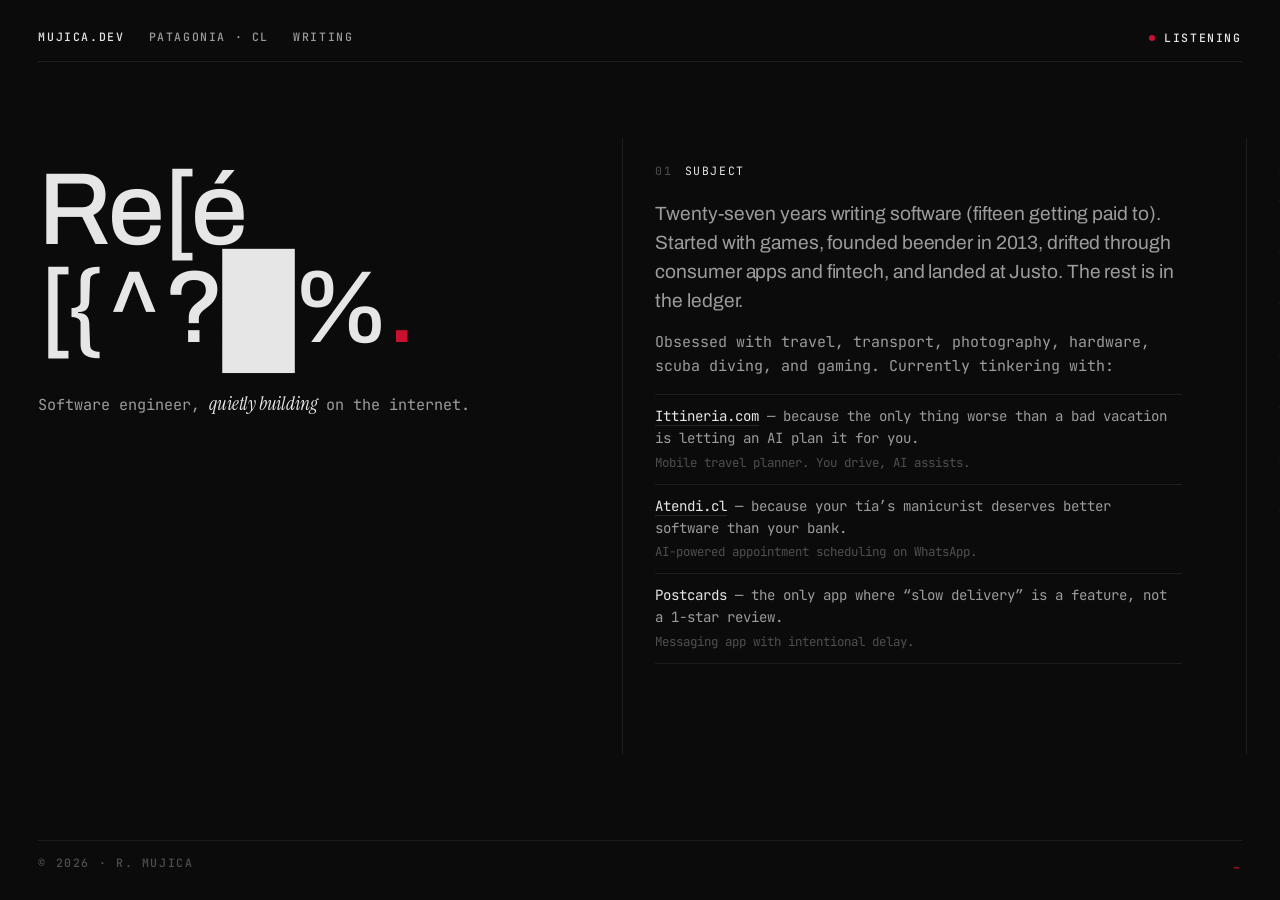
<file: index.html>
<!doctype html>
<html lang="en">
    <head>
        <meta charset="utf-8" />
        <meta name="viewport" content="width=device-width, initial-scale=1" />
        <title>René Mujica — Software engineer</title>
        <meta name="author" content="René Mujica" />
        <meta
            name="description"
            content="René Mujica — software engineer, quietly building on the internet. Patagonia, Chile."
        />
        <meta name="color-scheme" content="dark" />

        <!-- Open Graph / social -->
        <meta property="og:type" content="website" />
        <meta property="og:title" content="René Mujica — Software engineer" />
        <meta
            property="og:description"
            content="Software engineer, quietly building on the internet. Patagonia, Chile."
        />
        <meta property="og:url" content="https://www.mujica.dev" />
        <meta property="og:image" content="https://www.mujica.dev/og.svg" />
        <meta name="twitter:card" content="summary_large_image" />
        <meta name="twitter:title" content="René Mujica — Software engineer" />
        <meta
            name="twitter:description"
            content="Software engineer, quietly building on the internet. Patagonia, Chile."
        />
        <meta name="twitter:image" content="https://www.mujica.dev/og.svg" />

        <!-- Favicon — the red dot, matches the accent -->
        <link
            rel="icon"
            type="image/svg+xml"
            href="data:image/svg+xml,%3Csvg xmlns='http://www.w3.org/2000/svg' viewBox='0 0 32 32'%3E%3Ccircle cx='16' cy='16' r='10' fill='%23c8102e'/%3E%3C/svg%3E"
        />

        <link rel="preconnect" href="https://fonts.googleapis.com" />
        <link rel="preconnect" href="https://fonts.gstatic.com" crossorigin />
        <link
            href="https://fonts.googleapis.com/css2?family=Archivo:wght@400;500;700;800;900&family=Instrument+Serif:ital@0;1&family=JetBrains+Mono:wght@300;400;500&display=swap"
            rel="stylesheet"
        />

        <link rel="stylesheet" href="style.css" />
    </head>
    <body>
        <div class="grain" aria-hidden="true"></div>

        <header class="masthead" aria-label="Site metadata">
            <span class="mark">MUJICA.DEV</span>
            <span class="tag">PATAGONIA · CL</span>
            <a class="nav" href="/blog/">WRITING</a>
            <span class="status"><i></i> Listening</span>

            <div class="progress" aria-hidden="true">
                <div class="progress__fill"></div>
            </div>
        </header>

        <main>
            <section class="hero">
                <h1 class="hero__title">
                    René<br />Mujica<span class="hero__dot">.</span>
                </h1>
                <p class="hero__tagline">
                    Software engineer, <em>quietly building</em> on the
                    internet.
                </p>
            </section>

            <section class="row" id="subject">
                <div class="row__label">
                    <span class="row__num">01</span>
                    <span class="row__name">Subject</span>
                </div>
                <div class="row__body">
                    <p class="lede">
                        Twenty-seven years writing software (fifteen getting
                        paid to). Started with games, founded beender in
                        2013, drifted through consumer apps and fintech, and
                        landed at Justo. The rest is in the ledger.
                    </p>
                    <p>
                        Obsessed with travel, transport, photography, hardware,
                        scuba diving, and gaming. Currently tinkering with:
                    </p>
                    <ul class="tinker">
                        <li>
                            <a href="https://ittineria.com" rel="noopener"
                                >Ittineria.com</a
                            >
                            <span class="tinker__note"
                                >— because the only thing worse than a bad
                                vacation is letting an AI plan it for you.</span
                            >
                            <span class="tinker__caption"
                                >Mobile travel planner. You drive, AI
                                assists.</span
                            >
                        </li>
                        <li>
                            <a href="https://atendi.cl" rel="noopener"
                                >Atendi.cl</a
                            >
                            <span class="tinker__note"
                                >— because your tía&rsquo;s manicurist deserves
                                better software than your bank.</span
                            >
                            <span class="tinker__caption"
                                >AI-powered appointment scheduling on
                                WhatsApp.</span
                            >
                        </li>
                        <li>
                            <span class="tinker__name">Postcards</span>
                            <span class="tinker__note"
                                >— the only app where &ldquo;slow
                                delivery&rdquo; is a feature, not a 1-star
                                review.</span
                            >
                            <span class="tinker__caption"
                                >Messaging app with intentional delay.</span
                            >
                        </li>
                    </ul>
                </div>
            </section>

            <section class="row" id="record">
                <div class="row__label">
                    <span class="row__num">02</span>
                    <span class="row__name">Record</span>
                </div>
                <div class="row__body">
                    <ul class="ledger">
                        <li>
                            <span class="ledger__date">2024 — present</span>
                            <a
                                href="https://www.getjusto.com"
                                class="ledger__org"
                                rel="noopener"
                                >Justo</a
                            >
                            <span class="ledger__role">Staff Engineer</span>
                        </li>
                        <li>
                            <span class="ledger__date">2022 — 2024</span>
                            <a
                                href="https://www.mercadolibre.com"
                                class="ledger__org"
                                rel="noopener"
                                >Mercado Libre</a
                            >
                            <span class="ledger__role">Project Leader</span>
                        </li>
                        <li>
                            <span class="ledger__date">2020 — 2021</span>
                            <a
                                href="https://www.getjusto.com"
                                class="ledger__org"
                                rel="noopener"
                                >Justo</a
                            >
                            <span class="ledger__role">Lead Engineer</span>
                        </li>
                        <li>
                            <span class="ledger__date">2019 — 2020</span>
                            <a
                                href="https://www.pentafinanciero.cl"
                                class="ledger__org"
                                rel="noopener"
                                >Penta Financiero</a
                            >
                            <span class="ledger__role">Tech Lead</span>
                        </li>
                        <li>
                            <span class="ledger__date">2012 — 2019</span>
                            <a
                                href="http://web.archive.org/web/20180814031215/https://mego.cl/"
                                class="ledger__org"
                                rel="noopener"
                                >MEGO</a
                            >
                            <span class="ledger__role">Software Engineer</span>
                        </li>
                        <li>
                            <span class="ledger__date">2013 — 2015</span>
                            <a
                                href="http://web.archive.org/web/20141217010018/http://beender.co/"
                                class="ledger__org"
                                rel="noopener"
                                >beender</a
                            >
                            <span class="ledger__role">Founder · CTO</span>
                        </li>
                    </ul>
                </div>
            </section>

            <section class="row" id="signal">
                <div class="row__label">
                    <span class="row__num">03</span>
                    <span class="row__name">Signal</span>
                </div>
                <div class="row__body">
                    <ul class="links">
                        <li>
                            <span class="links__key">Email</span>
                            <a href="mailto:rene@mujica.dev"
                                >rene@mujica.dev</a
                            >
                        </li>
                        <li>
                            <span class="links__key">GitHub</span>
                            <a
                                href="https://github.com/rmujica"
                                rel="noopener"
                                >github.com/rmujica</a
                            >
                        </li>
                        <li>
                            <span class="links__key">LinkedIn</span>
                            <a
                                href="https://linkedin.com/in/renemujica"
                                rel="noopener"
                                >linkedin.com/in/renemujica</a
                            >
                        </li>
                    </ul>
                </div>
            </section>
        </main>

        <footer class="colophon" aria-label="Colophon">
            <span>© 2026 · R. Mujica</span>
            <span class="cursor" aria-hidden="true">_</span>
        </footer>

        <script>
            (function () {
                const track = document.querySelector("main");
                const fill = document.querySelector(".progress__fill");
                if (!track) return;

                // vertical wheel → horizontal scroll (trackpads already do this natively)
                track.addEventListener(
                    "wheel",
                    (e) => {
                        if (Math.abs(e.deltaY) > Math.abs(e.deltaX)) {
                            e.preventDefault();
                            track.scrollLeft += e.deltaY;
                        }
                    },
                    { passive: false },
                );

                // scroll progress bar
                if (fill) {
                    const update = () => {
                        const max = track.scrollWidth - track.clientWidth;
                        const pct = max > 0 ? track.scrollLeft / max : 0;
                        fill.style.transform = `scaleX(${pct})`;
                    };
                    track.addEventListener("scroll", update, { passive: true });
                    window.addEventListener("resize", update);
                    update();
                }
            })();

            // Title text-scramble — glitches name between typeset and ascii noise.
            (function () {
                if (matchMedia("(prefers-reduced-motion: reduce)").matches) return;

                const title = document.querySelector(".hero__title");
                if (!title) return;

                // Wrap each non-whitespace letter in a span so we can mutate it
                function wrap(node) {
                    if (node.nodeType === Node.TEXT_NODE) {
                        const frag = document.createDocumentFragment();
                        for (const ch of node.textContent) {
                            if (/\s/.test(ch)) {
                                frag.appendChild(document.createTextNode(ch));
                            } else {
                                const s = document.createElement("span");
                                s.className = "letter";
                                s.dataset.char = ch;
                                s.textContent = ch;
                                frag.appendChild(s);
                            }
                        }
                        node.parentNode.replaceChild(frag, node);
                    } else if (node.nodeType === Node.ELEMENT_NODE) {
                        if (node.classList.contains("hero__dot")) return;
                        [...node.childNodes].forEach(wrap);
                    }
                }
                wrap(title);

                const spans = [...title.querySelectorAll(".letter")];
                const glyphs = "!<>-_\\/[]{}=+*^?#%&@01█▓▒░";
                let running = false;

                function scrambleOne(el, startDelay) {
                    return new Promise((resolve) => {
                        const target = el.dataset.char;
                        const duration = 700 + Math.random() * 400;
                        setTimeout(() => {
                            const start = performance.now();
                            const tick = () => {
                                const elapsed = performance.now() - start;
                                if (elapsed >= duration) {
                                    el.textContent = target;
                                    resolve();
                                    return;
                                }
                                el.textContent =
                                    glyphs[Math.floor(Math.random() * glyphs.length)];
                                setTimeout(tick, 65 + Math.random() * 80);
                            };
                            tick();
                        }, startDelay);
                    });
                }

                async function scrambleAll() {
                    if (running) return;
                    running = true;
                    await Promise.all(
                        spans.map((el, i) => scrambleOne(el, i * 55)),
                    );
                    running = false;
                }

                scrambleAll(); // entrance
                title.addEventListener("mouseenter", scrambleAll); // replay
                setInterval(scrambleAll, 15000); // ambient glitch every 15s
            })();
        </script>
    </body>
</html>
</file>
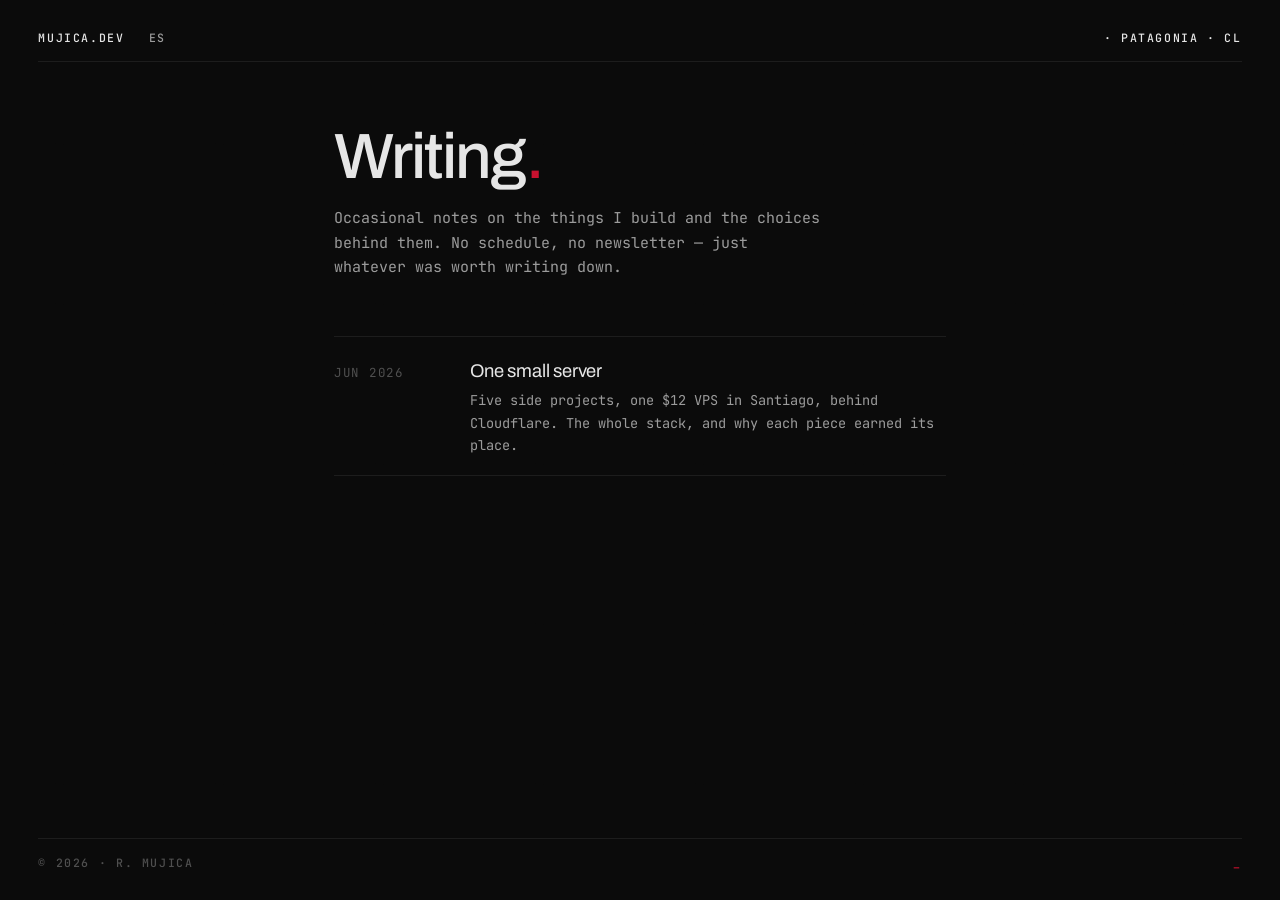
<file: blog/index.html>
<!doctype html>
<html lang="en">
    <head>
        <meta charset="utf-8" />
        <meta name="viewport" content="width=device-width, initial-scale=1" />
        <title>Writing — René Mujica</title>
        <meta name="author" content="René Mujica" />
        <meta
            name="description"
            content="Notes from René Mujica — software engineer, quietly building on the internet. Patagonia, Chile."
        />
        <meta name="color-scheme" content="dark" />

        <meta property="og:type" content="website" />
        <meta property="og:title" content="Writing — René Mujica" />
        <meta
            property="og:description"
            content="Notes from a software engineer quietly building on the internet."
        />
        <meta property="og:url" content="https://www.mujica.dev/blog/" />
        <meta property="og:image" content="https://www.mujica.dev/og.svg" />
        <meta name="twitter:card" content="summary_large_image" />
        <meta name="twitter:title" content="Writing — René Mujica" />
        <meta
            name="twitter:description"
            content="Notes from a software engineer quietly building on the internet."
        />
        <meta name="twitter:image" content="https://www.mujica.dev/og.svg" />

        <link
            rel="icon"
            type="image/svg+xml"
            href="data:image/svg+xml,%3Csvg xmlns='http://www.w3.org/2000/svg' viewBox='0 0 32 32'%3E%3Ccircle cx='16' cy='16' r='10' fill='%23c8102e'/%3E%3C/svg%3E"
        />

        <link rel="preconnect" href="https://fonts.googleapis.com" />
        <link rel="preconnect" href="https://fonts.gstatic.com" crossorigin />
        <link
            href="https://fonts.googleapis.com/css2?family=Archivo:wght@400;500;700;800;900&family=Instrument+Serif:ital@0;1&family=JetBrains+Mono:wght@300;400;500&display=swap"
            rel="stylesheet"
        />

        <link rel="alternate" hreflang="en" href="https://www.mujica.dev/blog/" />
        <link rel="alternate" hreflang="es" href="https://www.mujica.dev/blog/es/" />

        <link rel="stylesheet" href="style.css" />
    </head>
    <body>
        <div class="grain" aria-hidden="true"></div>

        <header class="masthead" aria-label="Site metadata">
            <a class="mark" href="/">MUJICA.DEV</a>
            <a href="es/" hreflang="es" lang="es">ES</a>
            <span class="status"><span aria-hidden="true">·</span> Patagonia · CL</span>
        </header>

        <main>
            <div class="index-head">
                <h1>Writing<span class="dot">.</span></h1>
                <p>
                    Occasional notes on the things I build and the choices
                    behind them. No schedule, no newsletter — just whatever was
                    worth writing down.
                </p>
            </div>

            <ul class="posts">
                <li>
                    <a href="one-vps-portfolio.html">
                        <time datetime="2026-06">Jun 2026</time>
                        <span>
                            <span class="ptitle">One small server</span>
                            <span class="pdek"
                                >Five side projects, one $12 VPS in Santiago,
                                behind Cloudflare. The whole stack, and why each
                                piece earned its place.</span
                            >
                        </span>
                    </a>
                </li>
            </ul>
        </main>

        <footer class="colophon" aria-label="Colophon">
            <span>© 2026 · R. Mujica</span>
            <span class="cursor" aria-hidden="true">_</span>
        </footer>
    </body>
</html>
</file>
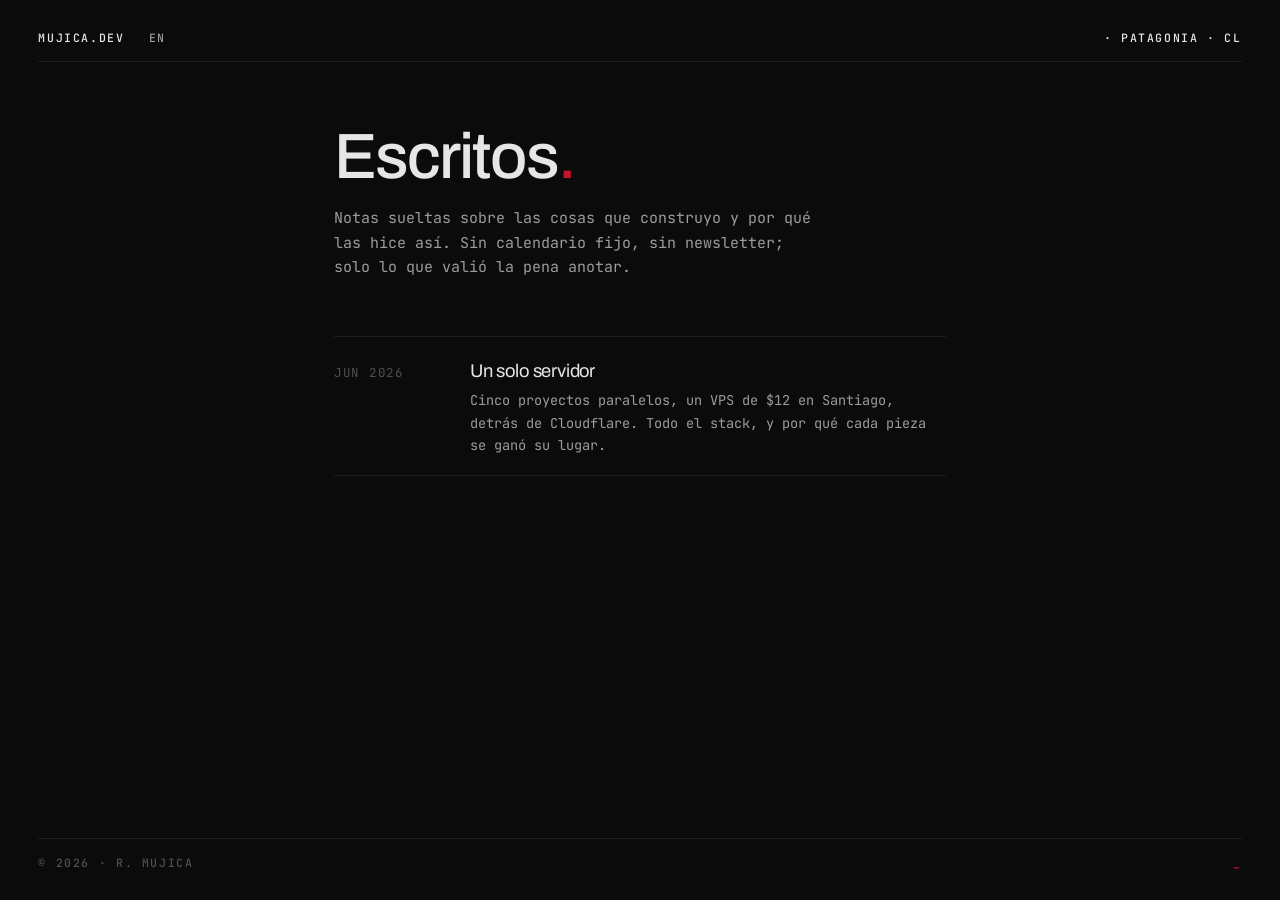
<file: blog/es/index.html>
<!doctype html>
<html lang="es">
    <head>
        <meta charset="utf-8" />
        <meta name="viewport" content="width=device-width, initial-scale=1" />
        <title>Escritos — René Mujica</title>
        <meta name="author" content="René Mujica" />
        <meta
            name="description"
            content="Notas de René Mujica — ingeniero de software, construyendo en silencio en internet. Patagonia, Chile."
        />
        <meta name="color-scheme" content="dark" />

        <meta property="og:type" content="website" />
        <meta property="og:title" content="Escritos — René Mujica" />
        <meta
            property="og:description"
            content="Notas de un ingeniero de software que construye en silencio en internet."
        />
        <meta property="og:url" content="https://www.mujica.dev/blog/es/" />
        <meta property="og:image" content="https://www.mujica.dev/og.svg" />
        <meta name="twitter:card" content="summary_large_image" />
        <meta name="twitter:title" content="Escritos — René Mujica" />
        <meta
            name="twitter:description"
            content="Notas de un ingeniero de software que construye en silencio en internet."
        />
        <meta name="twitter:image" content="https://www.mujica.dev/og.svg" />

        <link
            rel="icon"
            type="image/svg+xml"
            href="data:image/svg+xml,%3Csvg xmlns='http://www.w3.org/2000/svg' viewBox='0 0 32 32'%3E%3Ccircle cx='16' cy='16' r='10' fill='%23c8102e'/%3E%3C/svg%3E"
        />

        <link rel="preconnect" href="https://fonts.googleapis.com" />
        <link rel="preconnect" href="https://fonts.gstatic.com" crossorigin />
        <link
            href="https://fonts.googleapis.com/css2?family=Archivo:wght@400;500;700;800;900&family=Instrument+Serif:ital@0;1&family=JetBrains+Mono:wght@300;400;500&display=swap"
            rel="stylesheet"
        />

        <link rel="alternate" hreflang="en" href="https://www.mujica.dev/blog/" />
        <link rel="alternate" hreflang="es" href="https://www.mujica.dev/blog/es/" />

        <link rel="stylesheet" href="../style.css" />
    </head>
    <body>
        <div class="grain" aria-hidden="true"></div>

        <header class="masthead" aria-label="Metadatos del sitio">
            <a class="mark" href="/">MUJICA.DEV</a>
            <a href="../" hreflang="en" lang="en">EN</a>
            <span class="status"><span aria-hidden="true">·</span> Patagonia · CL</span>
        </header>

        <main>
            <div class="index-head">
                <h1>Escritos<span class="dot">.</span></h1>
                <p>
                    Notas sueltas sobre las cosas que construyo y por qué las
                    hice así. Sin calendario fijo, sin newsletter; solo lo que
                    valió la pena anotar.
                </p>
            </div>

            <ul class="posts">
                <li>
                    <a href="un-solo-servidor.html">
                        <time datetime="2026-06">Jun 2026</time>
                        <span>
                            <span class="ptitle">Un solo servidor</span>
                            <span class="pdek"
                                >Cinco proyectos paralelos, un VPS de $12 en
                                Santiago, detrás de Cloudflare. Todo el stack, y
                                por qué cada pieza se ganó su lugar.</span
                            >
                        </span>
                    </a>
                </li>
            </ul>
        </main>

        <footer class="colophon" aria-label="Colofón">
            <span>© 2026 · R. Mujica</span>
            <span class="cursor" aria-hidden="true">_</span>
        </footer>
    </body>
</html>
</file>
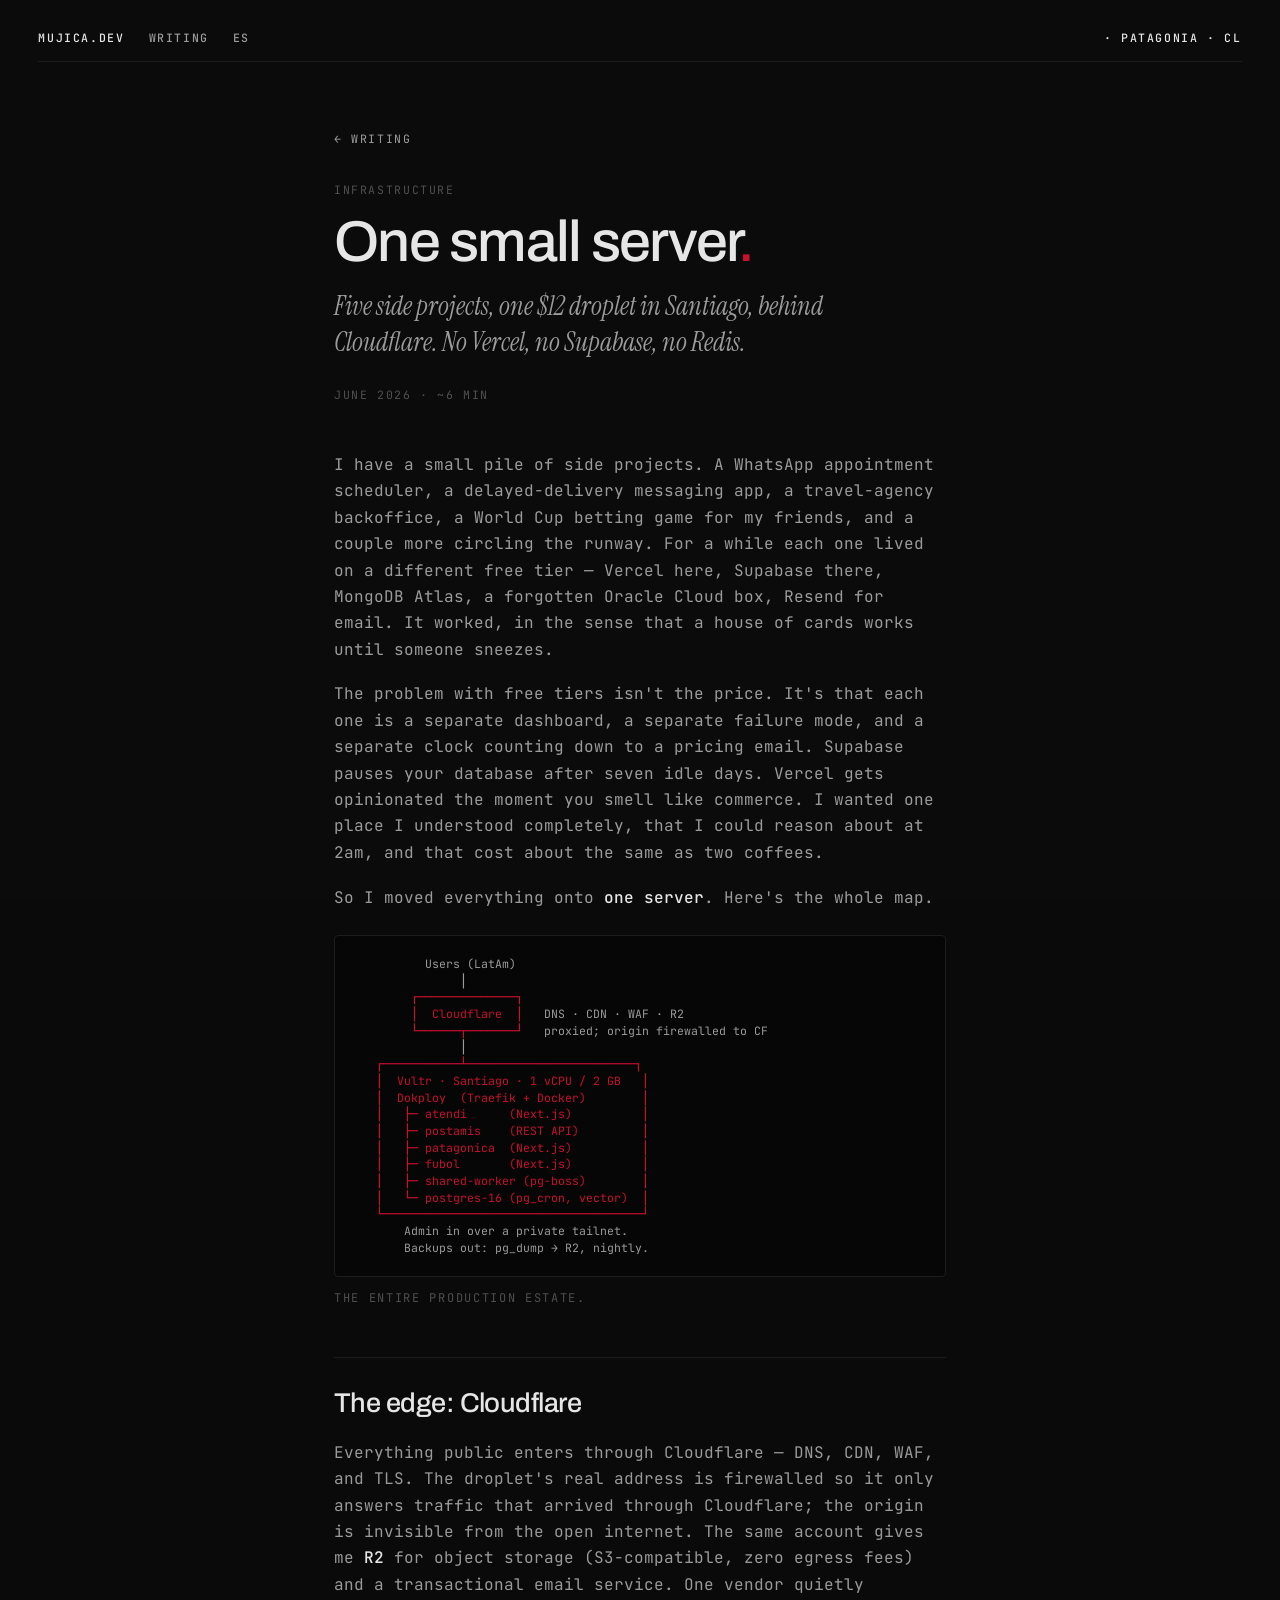
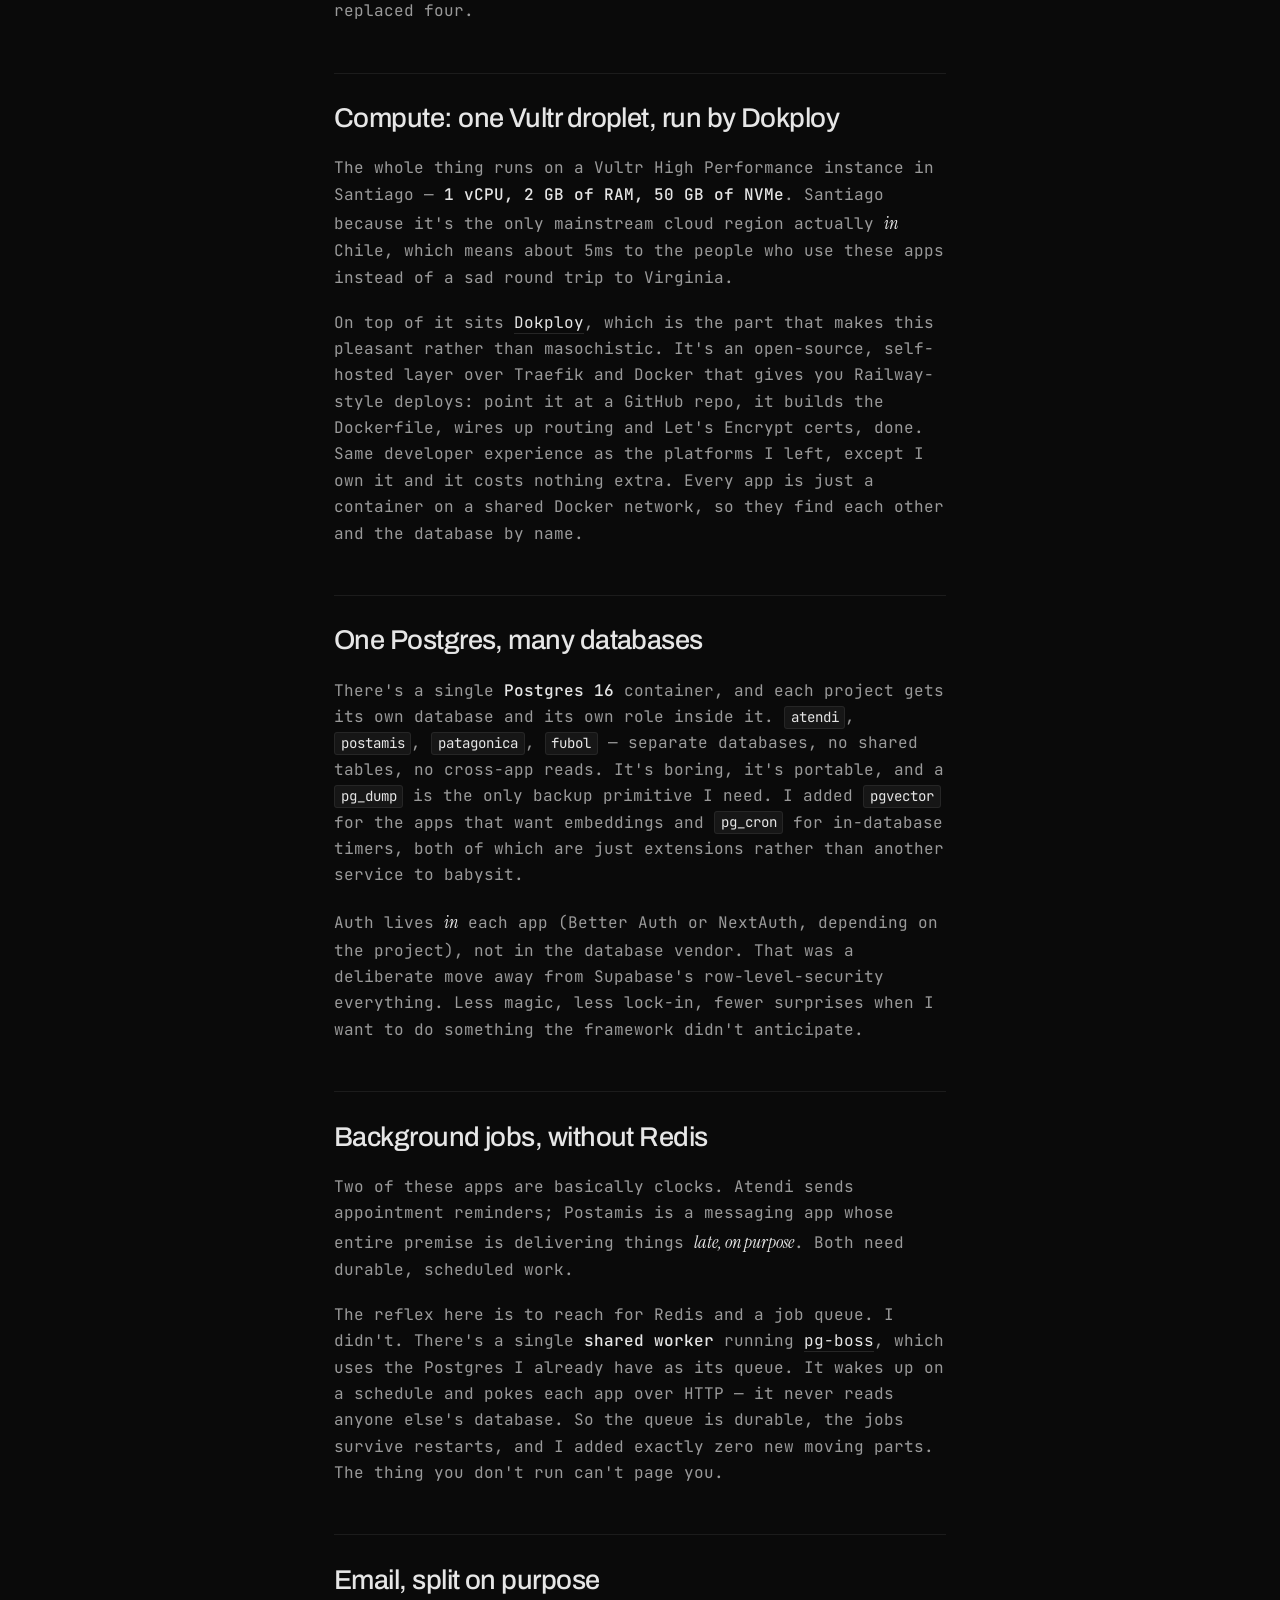
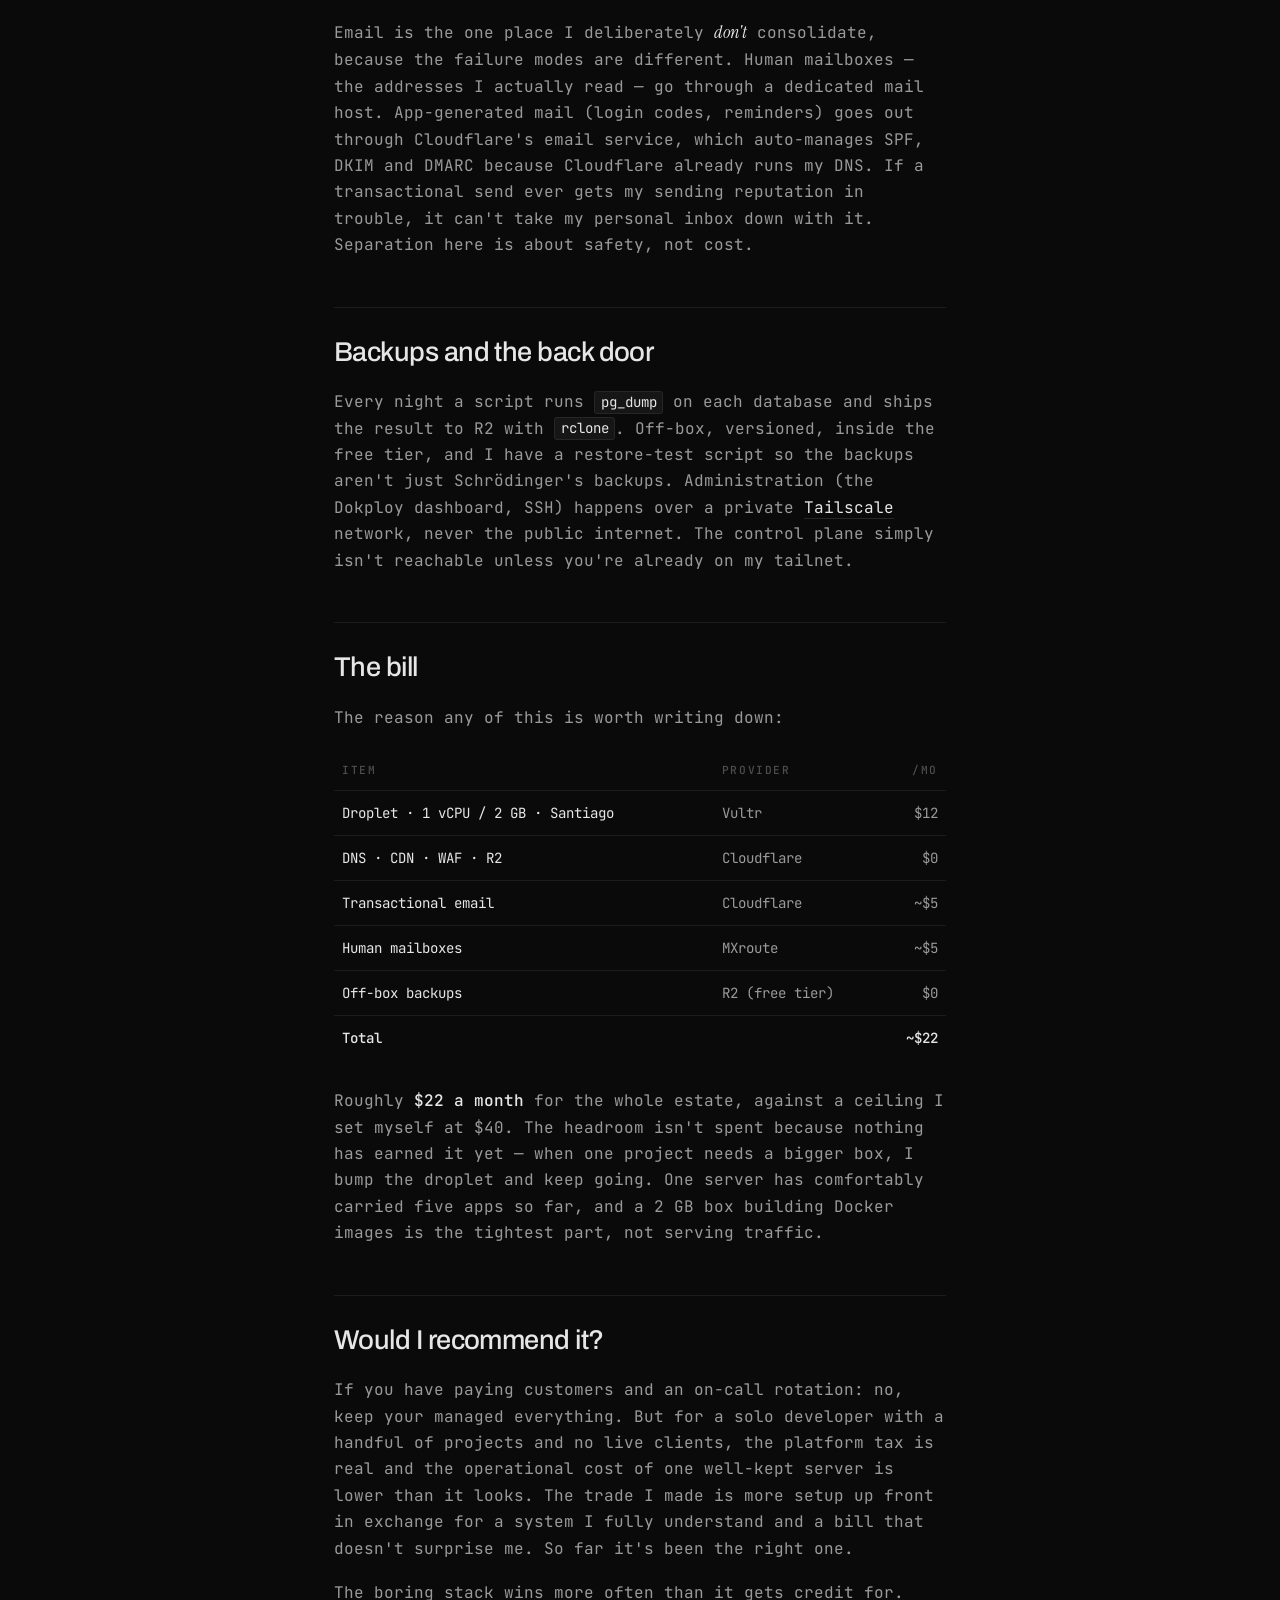
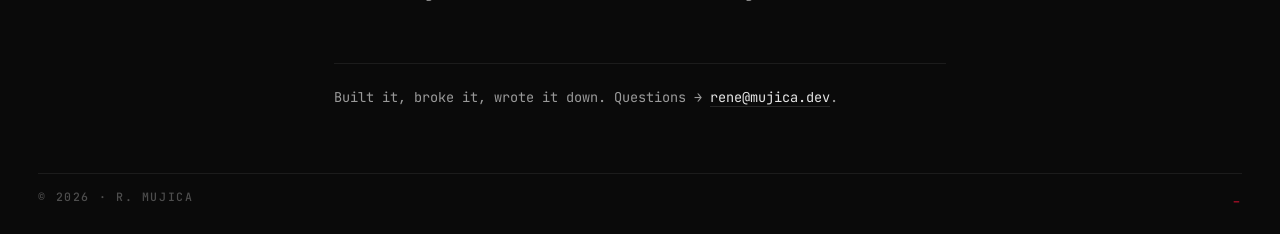
<file: blog/one-vps-portfolio.html>
<!doctype html>
<html lang="en">
    <head>
        <meta charset="utf-8" />
        <meta name="viewport" content="width=device-width, initial-scale=1" />
        <title>One small server — René Mujica</title>
        <meta name="author" content="René Mujica" />
        <meta
            name="description"
            content="Five side projects, one $12 VPS in Santiago, behind Cloudflare. The whole stack — what runs where, and why each piece earned its place."
        />
        <meta name="color-scheme" content="dark" />

        <meta property="og:type" content="article" />
        <meta property="og:title" content="One small server" />
        <meta
            property="og:description"
            content="Five side projects, one $12 VPS in Santiago, behind Cloudflare. No Vercel, no Supabase, no Redis."
        />
        <meta property="og:url" content="https://www.mujica.dev/blog/one-vps-portfolio.html" />
        <meta property="og:image" content="https://www.mujica.dev/og.svg" />
        <meta name="twitter:card" content="summary_large_image" />
        <meta name="twitter:title" content="One small server" />
        <meta
            name="twitter:description"
            content="Five side projects, one $12 VPS in Santiago. No Vercel, no Supabase, no Redis."
        />
        <meta name="twitter:image" content="https://www.mujica.dev/og.svg" />

        <link
            rel="icon"
            type="image/svg+xml"
            href="data:image/svg+xml,%3Csvg xmlns='http://www.w3.org/2000/svg' viewBox='0 0 32 32'%3E%3Ccircle cx='16' cy='16' r='10' fill='%23c8102e'/%3E%3C/svg%3E"
        />

        <link rel="preconnect" href="https://fonts.googleapis.com" />
        <link rel="preconnect" href="https://fonts.gstatic.com" crossorigin />
        <link
            href="https://fonts.googleapis.com/css2?family=Archivo:wght@400;500;700;800;900&family=Instrument+Serif:ital@0;1&family=JetBrains+Mono:wght@300;400;500&display=swap"
            rel="stylesheet"
        />

        <link rel="alternate" hreflang="en" href="https://www.mujica.dev/blog/one-vps-portfolio.html" />
        <link rel="alternate" hreflang="es" href="https://www.mujica.dev/blog/es/un-solo-servidor.html" />

        <link rel="stylesheet" href="style.css" />
    </head>
    <body>
        <div class="grain" aria-hidden="true"></div>

        <header class="masthead" aria-label="Site metadata">
            <a class="mark" href="/">MUJICA.DEV</a>
            <a href="/blog/">Writing</a>
            <a href="es/un-solo-servidor.html" hreflang="es" lang="es">ES</a>
            <span class="status"><span aria-hidden="true">·</span> Patagonia · CL</span>
        </header>

        <main>
            <a class="back" href="/blog/">← Writing</a>

            <div class="post-head">
                <p class="eyebrow">Infrastructure</p>
                <h1>One small server<span class="dot">.</span></h1>
                <p class="dek">
                    Five side projects, one $12 droplet in Santiago, behind
                    Cloudflare. No Vercel, no Supabase, no Redis.
                </p>
                <p class="post-meta">June 2026 · ~6 min</p>
            </div>

            <article>
                <p>
                    I have a small pile of side projects. A WhatsApp appointment
                    scheduler, a delayed-delivery messaging app, a travel-agency
                    backoffice, a World Cup betting game for my friends, and a
                    couple more circling the runway. For a while each one lived
                    on a different free tier — Vercel here, Supabase there,
                    MongoDB Atlas, a forgotten Oracle Cloud box, Resend for
                    email. It worked, in the sense that a house of cards works
                    until someone sneezes.
                </p>
                <p>
                    The problem with free tiers isn't the price. It's that each
                    one is a separate dashboard, a separate failure mode, and a
                    separate clock counting down to a pricing email. Supabase
                    pauses your database after seven idle days. Vercel gets
                    opinionated the moment you smell like commerce. I wanted one
                    place I understood completely, that I could reason about at
                    2am, and that cost about the same as two coffees.
                </p>
                <p>
                    So I moved everything onto <strong>one server</strong>.
                    Here's the whole map.
                </p>

                <div class="diagram" role="img" aria-label="Architecture: users hit Cloudflare, which proxies to a single Vultr droplet in Santiago running Dokploy, several web apps, a shared worker, and Postgres. Admin access is over a private tailnet. Backups go to R2.">
<pre>          Users (LatAm)
               │
        <span class="accent">┌──────────────┐</span>
        <span class="accent">│  Cloudflare  │</span>   DNS · CDN · WAF · R2
        <span class="accent">└──────┬───────┘</span>   proxied; origin firewalled to CF
               │
   <span class="accent">┌───────────┴────────────────────────┐</span>
   <span class="accent">│  Vultr · Santiago · 1 vCPU / 2 GB   │</span>
   <span class="accent">│  Dokploy  (Traefik + Docker)        │</span>
   <span class="accent">│   ├─ atendi      (Next.js)          │</span>
   <span class="accent">│   ├─ postamis    (REST API)         │</span>
   <span class="accent">│   ├─ patagonica  (Next.js)          │</span>
   <span class="accent">│   ├─ fubol       (Next.js)          │</span>
   <span class="accent">│   ├─ shared-worker (pg-boss)        │</span>
   <span class="accent">│   └─ postgres-16 (pg_cron, vector)  │</span>
   <span class="accent">└─────────────────────────────────────┘</span>
       Admin in over a private tailnet.
       Backups out: pg_dump → R2, nightly.</pre>
                </div>
                <span class="figcap">The entire production estate.</span>

                <h2>The edge: Cloudflare</h2>
                <p>
                    Everything public enters through Cloudflare — DNS, CDN, WAF,
                    and TLS. The droplet's real address is firewalled so it only
                    answers traffic that arrived through Cloudflare; the origin
                    is invisible from the open internet. The same account gives
                    me <strong>R2</strong> for object storage (S3-compatible,
                    zero egress fees) and a transactional email service. One
                    vendor quietly replaced four.
                </p>

                <h2>Compute: one Vultr droplet, run by Dokploy</h2>
                <p>
                    The whole thing runs on a Vultr High Performance instance in
                    Santiago — <strong>1 vCPU, 2 GB of RAM, 50 GB of NVMe</strong>.
                    Santiago because it's the only mainstream cloud region
                    actually <em>in</em> Chile, which means about 5ms to the
                    people who use these apps instead of a sad round trip to
                    Virginia.
                </p>
                <p>
                    On top of it sits <a href="https://dokploy.com" rel="noopener">Dokploy</a>,
                    which is the part that makes this pleasant rather than
                    masochistic. It's an open-source, self-hosted layer over
                    Traefik and Docker that gives you Railway-style deploys:
                    point it at a GitHub repo, it builds the Dockerfile, wires
                    up routing and Let's Encrypt certs, done. Same developer
                    experience as the platforms I left, except I own it and it
                    costs nothing extra. Every app is just a container on a
                    shared Docker network, so they find each other and the
                    database by name.
                </p>

                <h2>One Postgres, many databases</h2>
                <p>
                    There's a single <strong>Postgres 16</strong> container, and
                    each project gets its own database and its own role inside
                    it. <code>atendi</code>, <code>postamis</code>,
                    <code>patagonica</code>, <code>fubol</code> — separate
                    databases, no shared tables, no cross-app reads. It's
                    boring, it's portable, and a <code>pg_dump</code> is the only
                    backup primitive I need. I added <code>pgvector</code> for
                    the apps that want embeddings and <code>pg_cron</code> for
                    in-database timers, both of which are just extensions rather
                    than another service to babysit.
                </p>
                <p>
                    Auth lives <em>in</em> each app (Better Auth or NextAuth,
                    depending on the project), not in the database vendor. That
                    was a deliberate move away from Supabase's row-level-security
                    everything. Less magic, less lock-in, fewer surprises when I
                    want to do something the framework didn't anticipate.
                </p>

                <h2>Background jobs, without Redis</h2>
                <p>
                    Two of these apps are basically clocks. Atendi sends
                    appointment reminders; Postamis is a messaging app whose
                    entire premise is delivering things <em>late, on purpose</em>.
                    Both need durable, scheduled work.
                </p>
                <p>
                    The reflex here is to reach for Redis and a job queue. I
                    didn't. There's a single <strong>shared worker</strong>
                    running <a href="https://github.com/timgit/pg-boss" rel="noopener">pg-boss</a>,
                    which uses the Postgres I already have as its queue. It wakes
                    up on a schedule and pokes each app over HTTP — it never
                    reads anyone else's database. So the queue is durable, the
                    jobs survive restarts, and I added exactly zero new moving
                    parts. The thing you don't run can't page you.
                </p>

                <h2>Email, split on purpose</h2>
                <p>
                    Email is the one place I deliberately <em>don't</em>
                    consolidate, because the failure modes are different.
                    Human mailboxes — the addresses I actually read — go through
                    a dedicated mail host. App-generated mail (login codes,
                    reminders) goes out through Cloudflare's email service, which
                    auto-manages SPF, DKIM and DMARC because Cloudflare already
                    runs my DNS. If a transactional send ever gets my sending
                    reputation in trouble, it can't take my personal inbox down
                    with it. Separation here is about safety, not cost.
                </p>

                <h2>Backups and the back door</h2>
                <p>
                    Every night a script runs <code>pg_dump</code> on each
                    database and ships the result to R2 with <code>rclone</code>.
                    Off-box, versioned, inside the free tier, and I have a
                    restore-test script so the backups aren't just
                    Schrödinger's backups. Administration (the Dokploy
                    dashboard, SSH) happens over a private
                    <a href="https://tailscale.com" rel="noopener">Tailscale</a>
                    network, never the public internet. The control plane simply
                    isn't reachable unless you're already on my tailnet.
                </p>

                <h2>The bill</h2>
                <p>
                    The reason any of this is worth writing down:
                </p>
                <table class="ledger-table">
                    <thead>
                        <tr><th>Item</th><th>Provider</th><th>/mo</th></tr>
                    </thead>
                    <tbody>
                        <tr><td>Droplet · 1 vCPU / 2 GB · Santiago</td><td>Vultr</td><td>$12</td></tr>
                        <tr><td>DNS · CDN · WAF · R2</td><td>Cloudflare</td><td>$0</td></tr>
                        <tr><td>Transactional email</td><td>Cloudflare</td><td>~$5</td></tr>
                        <tr><td>Human mailboxes</td><td>MXroute</td><td>~$5</td></tr>
                        <tr><td>Off-box backups</td><td>R2 (free tier)</td><td>$0</td></tr>
                        <tr class="total"><td>Total</td><td></td><td>~$22</td></tr>
                    </tbody>
                </table>
                <p>
                    Roughly <strong>$22 a month</strong> for the whole estate,
                    against a ceiling I set myself at $40. The headroom isn't
                    spent because nothing has earned it yet — when one project
                    needs a bigger box, I bump the droplet and keep going. One
                    server has comfortably carried five apps so far, and a 2 GB
                    box building Docker images is the tightest part, not serving
                    traffic.
                </p>

                <h2>Would I recommend it?</h2>
                <p>
                    If you have paying customers and an on-call rotation: no,
                    keep your managed everything. But for a solo developer with a
                    handful of projects and no live clients, the platform tax is
                    real and the operational cost of one well-kept server is
                    lower than it looks. The trade I made is more setup up front
                    in exchange for a system I fully understand and a bill that
                    doesn't surprise me. So far it's been the right one.
                </p>
                <p>
                    The boring stack wins more often than it gets credit for.
                </p>

                <div class="post-foot">
                    Built it, broke it, wrote it down. Questions →
                    <a href="mailto:rene@mujica.dev">rene@mujica.dev</a>.
                </div>
            </article>
        </main>

        <footer class="colophon" aria-label="Colophon">
            <span>© 2026 · R. Mujica</span>
            <span class="cursor" aria-hidden="true">_</span>
        </footer>
    </body>
</html>
</file>
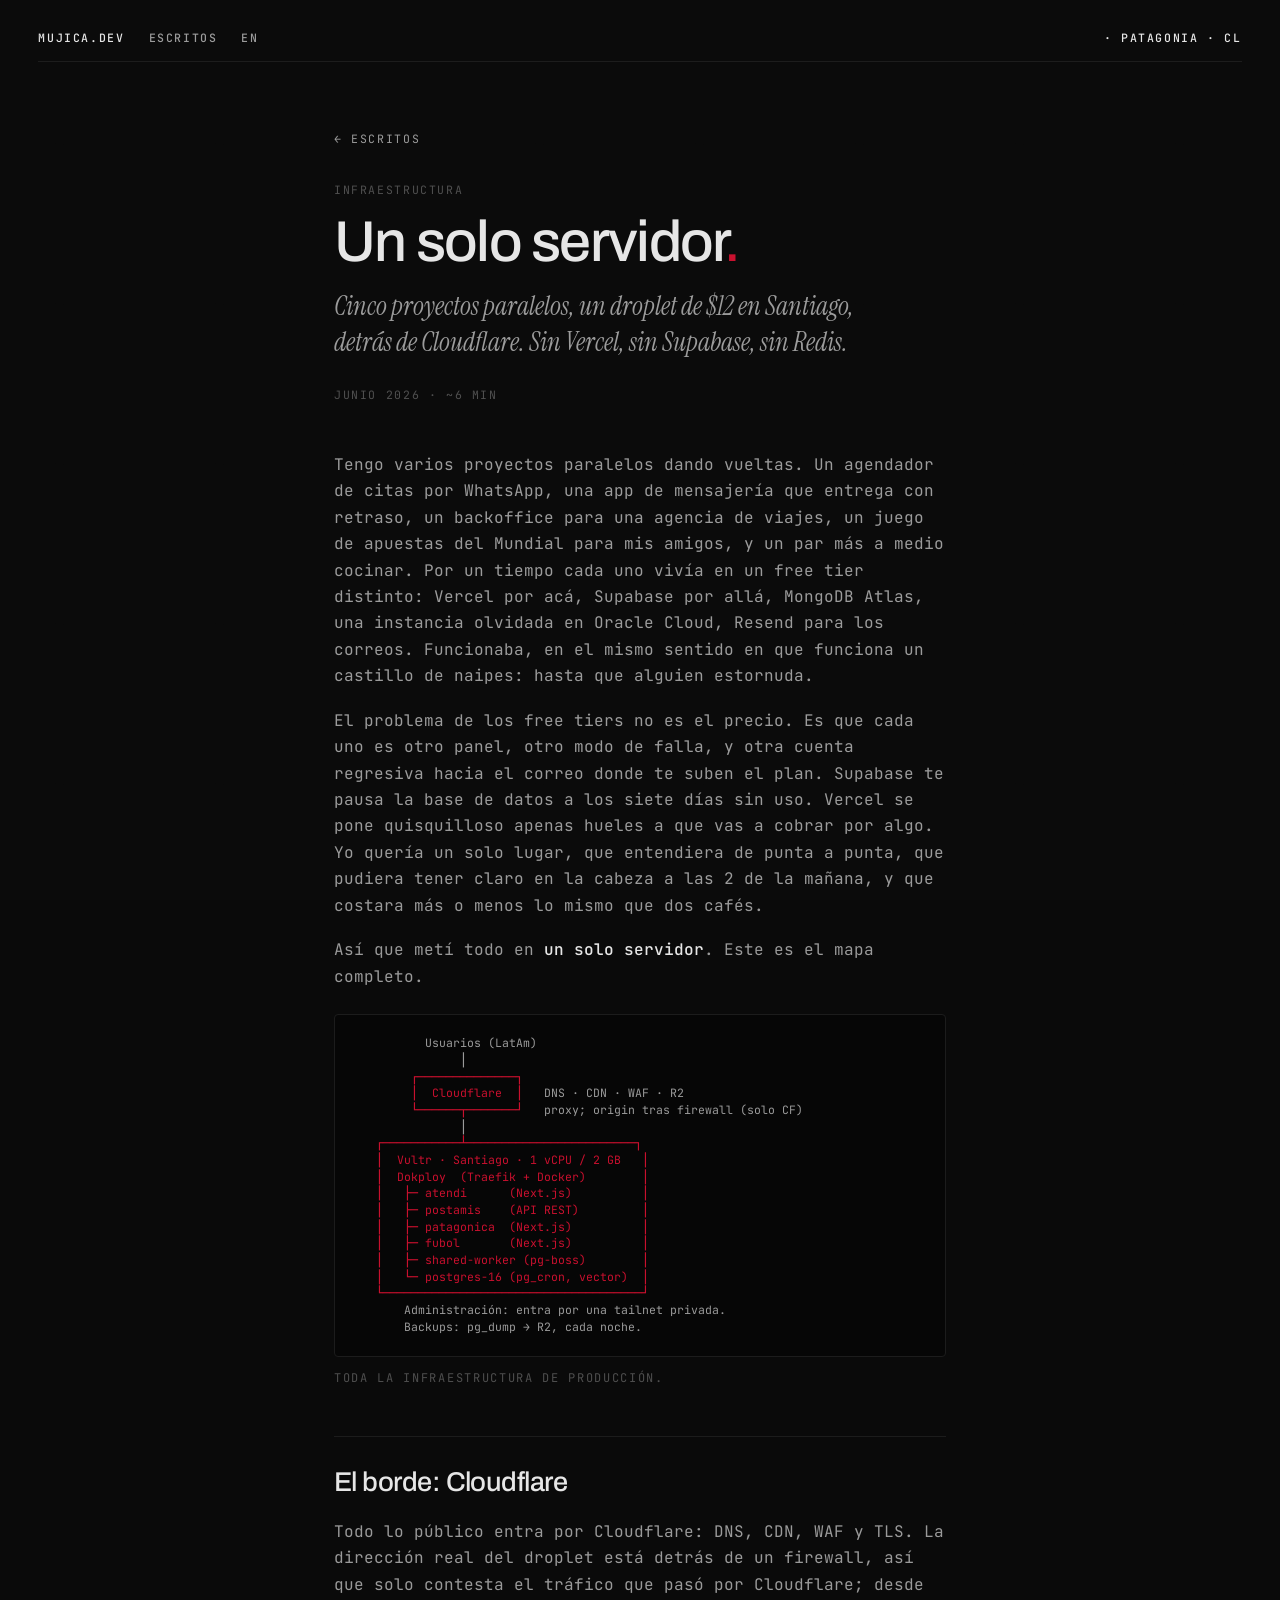
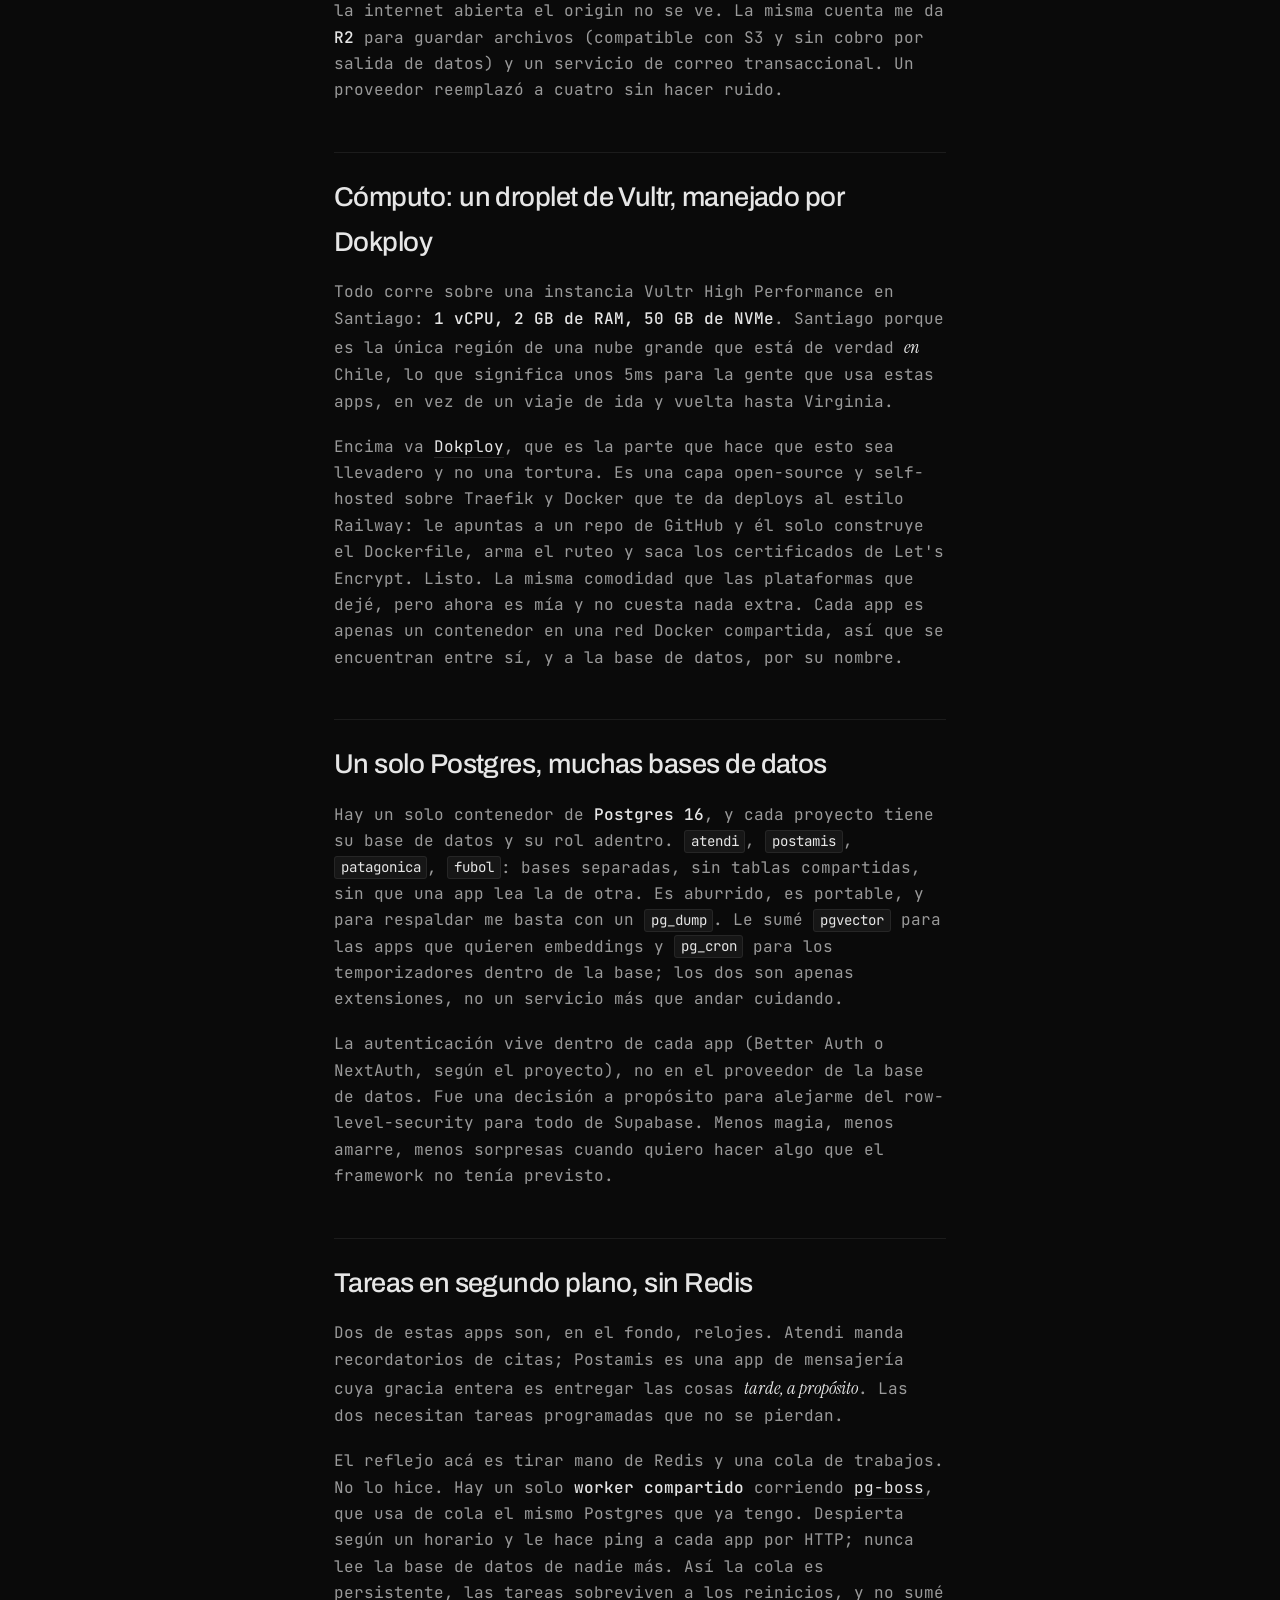
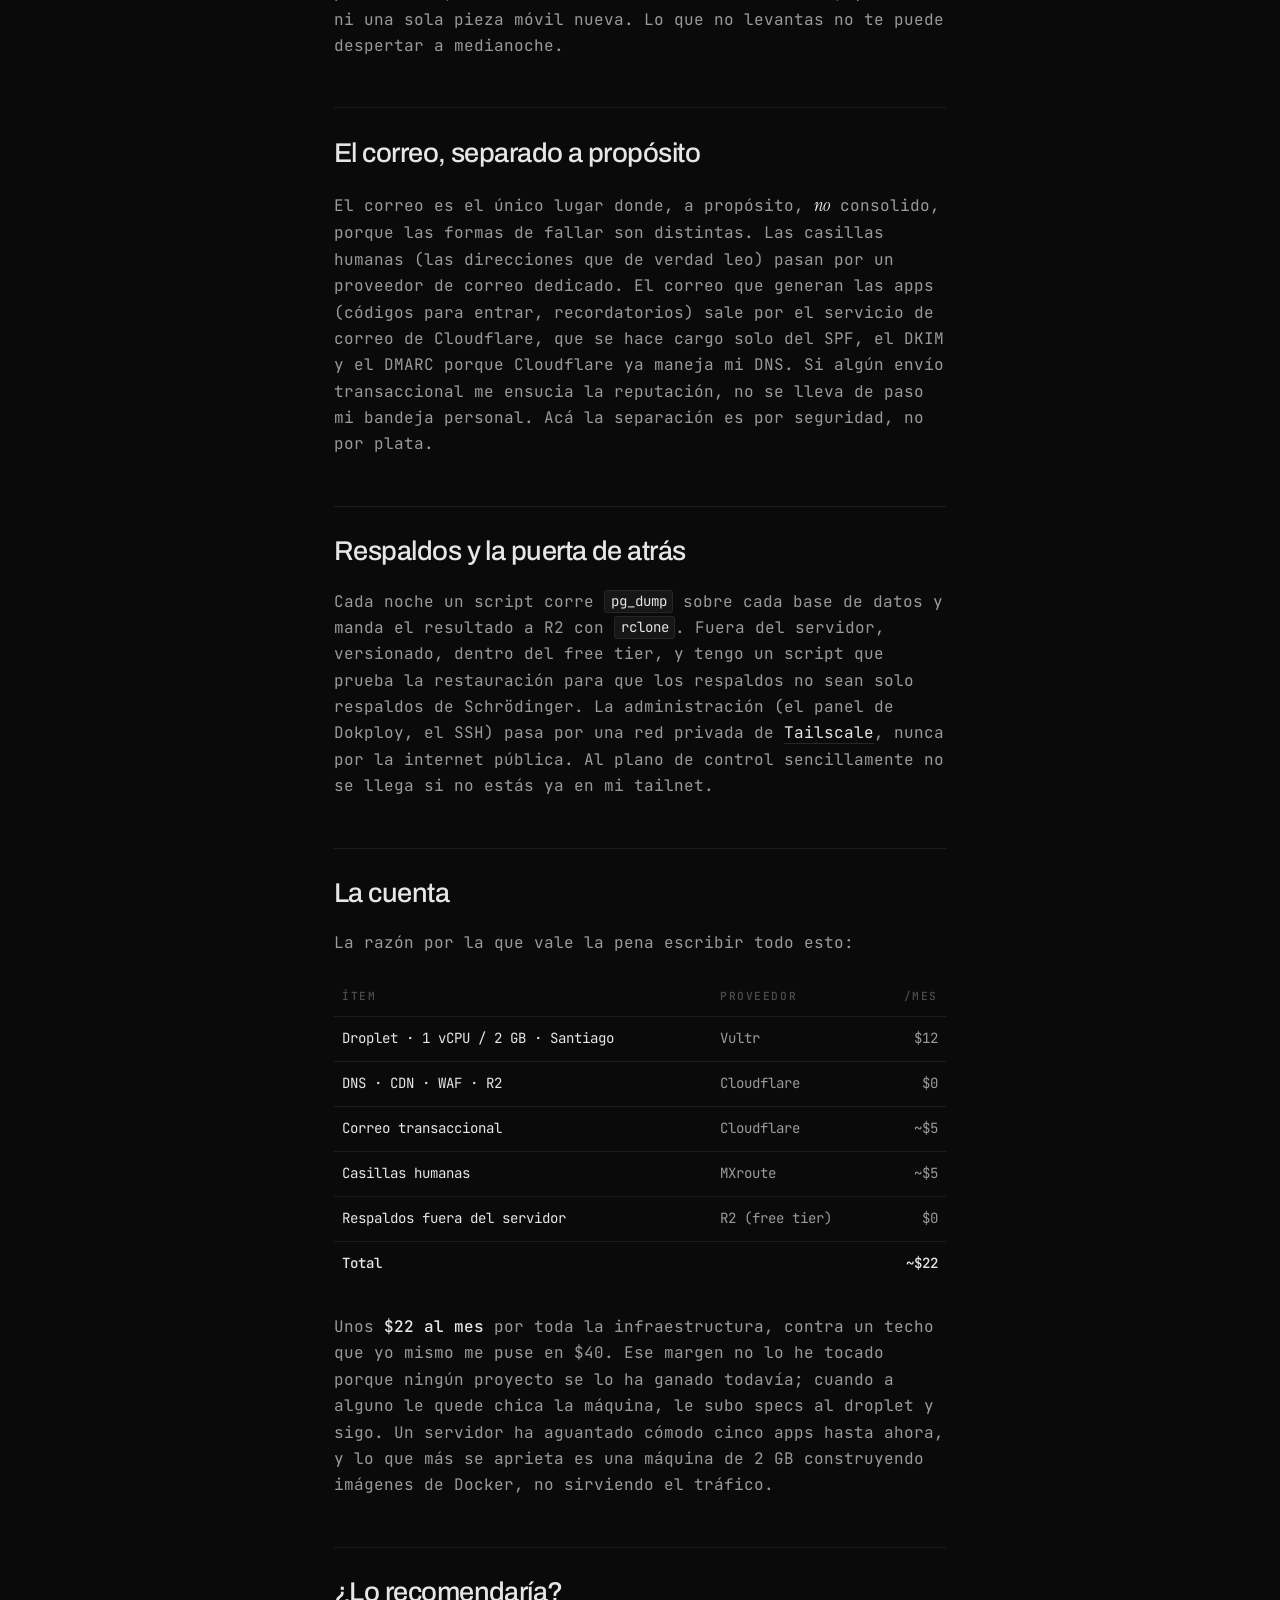
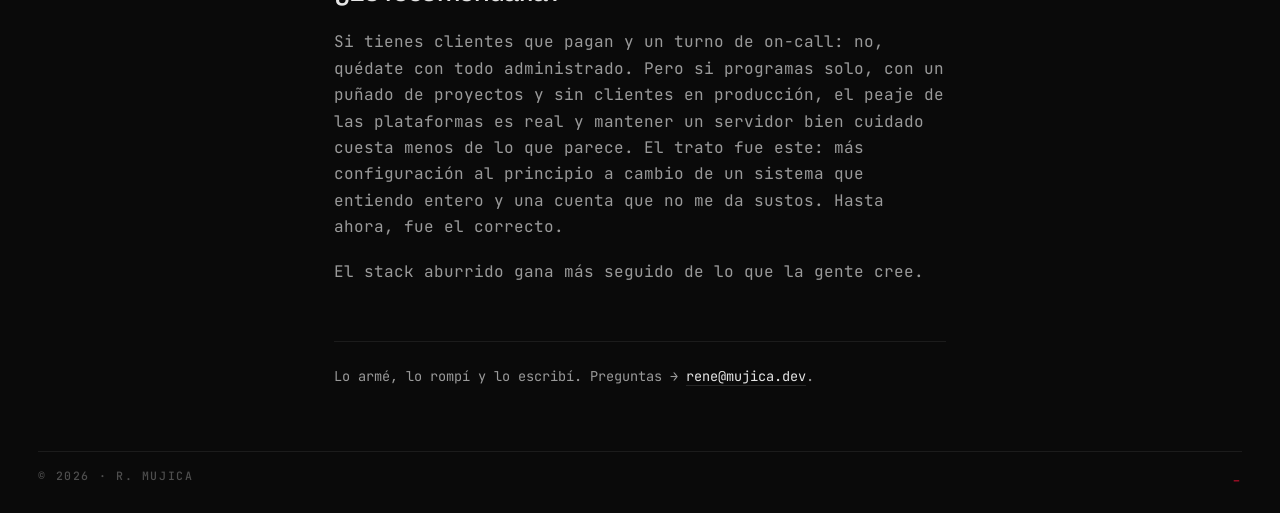
<file: blog/es/un-solo-servidor.html>
<!doctype html>
<html lang="es">
    <head>
        <meta charset="utf-8" />
        <meta name="viewport" content="width=device-width, initial-scale=1" />
        <title>Un solo servidor — René Mujica</title>
        <meta name="author" content="René Mujica" />
        <meta
            name="description"
            content="Cinco proyectos paralelos, un VPS de $12 en Santiago, detrás de Cloudflare. Todo el stack, y por qué cada pieza se ganó su lugar."
        />
        <meta name="color-scheme" content="dark" />

        <meta property="og:type" content="article" />
        <meta property="og:title" content="Un solo servidor" />
        <meta
            property="og:description"
            content="Cinco proyectos paralelos, un VPS de $12 en Santiago, detrás de Cloudflare. Sin Vercel, sin Supabase, sin Redis."
        />
        <meta property="og:url" content="https://www.mujica.dev/blog/es/un-solo-servidor.html" />
        <meta property="og:image" content="https://www.mujica.dev/og.svg" />
        <meta name="twitter:card" content="summary_large_image" />
        <meta name="twitter:title" content="Un solo servidor" />
        <meta
            name="twitter:description"
            content="Cinco proyectos paralelos, un VPS de $12 en Santiago. Sin Vercel, sin Supabase, sin Redis."
        />
        <meta name="twitter:image" content="https://www.mujica.dev/og.svg" />

        <link
            rel="icon"
            type="image/svg+xml"
            href="data:image/svg+xml,%3Csvg xmlns='http://www.w3.org/2000/svg' viewBox='0 0 32 32'%3E%3Ccircle cx='16' cy='16' r='10' fill='%23c8102e'/%3E%3C/svg%3E"
        />

        <link rel="preconnect" href="https://fonts.googleapis.com" />
        <link rel="preconnect" href="https://fonts.gstatic.com" crossorigin />
        <link
            href="https://fonts.googleapis.com/css2?family=Archivo:wght@400;500;700;800;900&family=Instrument+Serif:ital@0;1&family=JetBrains+Mono:wght@300;400;500&display=swap"
            rel="stylesheet"
        />

        <link rel="alternate" hreflang="en" href="https://www.mujica.dev/blog/one-vps-portfolio.html" />
        <link rel="alternate" hreflang="es" href="https://www.mujica.dev/blog/es/un-solo-servidor.html" />

        <link rel="stylesheet" href="../style.css" />
    </head>
    <body>
        <div class="grain" aria-hidden="true"></div>

        <header class="masthead" aria-label="Metadatos del sitio">
            <a class="mark" href="/">MUJICA.DEV</a>
            <a href="/blog/es/">Escritos</a>
            <a href="../one-vps-portfolio.html" hreflang="en" lang="en">EN</a>
            <span class="status"><span aria-hidden="true">·</span> Patagonia · CL</span>
        </header>

        <main>
            <a class="back" href="/blog/es/">← Escritos</a>

            <div class="post-head">
                <p class="eyebrow">Infraestructura</p>
                <h1>Un solo servidor<span class="dot">.</span></h1>
                <p class="dek">
                    Cinco proyectos paralelos, un droplet de $12 en Santiago,
                    detrás de Cloudflare. Sin Vercel, sin Supabase, sin Redis.
                </p>
                <p class="post-meta">Junio 2026 · ~6 min</p>
            </div>

            <article>
                <p>
                    Tengo varios proyectos paralelos dando vueltas. Un agendador
                    de citas por WhatsApp, una app de mensajería que entrega con
                    retraso, un backoffice para una agencia de viajes, un juego de
                    apuestas del Mundial para mis amigos, y un par más a medio
                    cocinar. Por un tiempo cada uno vivía en un free tier
                    distinto: Vercel por acá, Supabase por allá, MongoDB Atlas,
                    una instancia olvidada en Oracle Cloud, Resend para los
                    correos. Funcionaba, en el mismo sentido en que funciona un
                    castillo de naipes: hasta que alguien estornuda.
                </p>
                <p>
                    El problema de los free tiers no es el precio. Es que cada uno
                    es otro panel, otro modo de falla, y otra cuenta regresiva
                    hacia el correo donde te suben el plan. Supabase te pausa la
                    base de datos a los siete días sin uso. Vercel se pone
                    quisquilloso apenas hueles a que vas a cobrar por algo. Yo
                    quería un solo lugar, que entendiera de punta a punta, que
                    pudiera tener claro en la cabeza a las 2 de la mañana, y que
                    costara más o menos lo mismo que dos cafés.
                </p>
                <p>
                    Así que metí todo en <strong>un solo servidor</strong>. Este
                    es el mapa completo.
                </p>

                <div class="diagram" role="img" aria-label="Arquitectura: los usuarios llegan a Cloudflare, que hace de proxy hacia un único droplet de Vultr en Santiago que corre Dokploy, varias apps web, un worker compartido y Postgres. El acceso de administración es por una tailnet privada. Los backups van a R2.">
<pre>          Usuarios (LatAm)
               │
        <span class="accent">┌──────────────┐</span>
        <span class="accent">│  Cloudflare  │</span>   DNS · CDN · WAF · R2
        <span class="accent">└──────┬───────┘</span>   proxy; origin tras firewall (solo CF)
               │
   <span class="accent">┌───────────┴────────────────────────┐</span>
   <span class="accent">│  Vultr · Santiago · 1 vCPU / 2 GB   │</span>
   <span class="accent">│  Dokploy  (Traefik + Docker)        │</span>
   <span class="accent">│   ├─ atendi      (Next.js)          │</span>
   <span class="accent">│   ├─ postamis    (API REST)         │</span>
   <span class="accent">│   ├─ patagonica  (Next.js)          │</span>
   <span class="accent">│   ├─ fubol       (Next.js)          │</span>
   <span class="accent">│   ├─ shared-worker (pg-boss)        │</span>
   <span class="accent">│   └─ postgres-16 (pg_cron, vector)  │</span>
   <span class="accent">└─────────────────────────────────────┘</span>
       Administración: entra por una tailnet privada.
       Backups: pg_dump → R2, cada noche.</pre>
                </div>
                <span class="figcap">Toda la infraestructura de producción.</span>

                <h2>El borde: Cloudflare</h2>
                <p>
                    Todo lo público entra por Cloudflare: DNS, CDN, WAF y TLS. La
                    dirección real del droplet está detrás de un firewall, así que
                    solo contesta el tráfico que pasó por Cloudflare; desde la
                    internet abierta el origin no se ve. La misma cuenta me da
                    <strong>R2</strong> para guardar archivos (compatible con S3 y
                    sin cobro por salida de datos) y un servicio de correo
                    transaccional. Un proveedor reemplazó a cuatro sin hacer
                    ruido.
                </p>

                <h2>Cómputo: un droplet de Vultr, manejado por Dokploy</h2>
                <p>
                    Todo corre sobre una instancia Vultr High Performance en
                    Santiago: <strong>1 vCPU, 2 GB de RAM, 50 GB de NVMe</strong>.
                    Santiago porque es la única región de una nube grande que está
                    de verdad <em>en</em> Chile, lo que significa unos 5ms para la
                    gente que usa estas apps, en vez de un viaje de ida y vuelta
                    hasta Virginia.
                </p>
                <p>
                    Encima va <a href="https://dokploy.com" rel="noopener">Dokploy</a>,
                    que es la parte que hace que esto sea llevadero y no una
                    tortura. Es una capa open-source y self-hosted sobre Traefik y
                    Docker que te da deploys al estilo Railway: le apuntas a un
                    repo de GitHub y él solo construye el Dockerfile, arma el ruteo
                    y saca los certificados de Let's Encrypt. Listo. La misma
                    comodidad que las plataformas que dejé, pero ahora es mía y no
                    cuesta nada extra. Cada app es apenas un contenedor en una red
                    Docker compartida, así que se encuentran entre sí, y a la base
                    de datos, por su nombre.
                </p>

                <h2>Un solo Postgres, muchas bases de datos</h2>
                <p>
                    Hay un solo contenedor de <strong>Postgres 16</strong>, y cada
                    proyecto tiene su base de datos y su rol adentro.
                    <code>atendi</code>, <code>postamis</code>,
                    <code>patagonica</code>, <code>fubol</code>: bases separadas,
                    sin tablas compartidas, sin que una app lea la de otra. Es
                    aburrido, es portable, y para respaldar me basta con un
                    <code>pg_dump</code>. Le sumé <code>pgvector</code> para las
                    apps que quieren embeddings y <code>pg_cron</code> para los
                    temporizadores dentro de la base; los dos son apenas
                    extensiones, no un servicio más que andar cuidando.
                </p>
                <p>
                    La autenticación vive dentro de cada app (Better Auth o
                    NextAuth, según el proyecto), no en el proveedor de la base de
                    datos. Fue una decisión a propósito para alejarme del
                    row-level-security para todo de Supabase. Menos magia, menos
                    amarre, menos sorpresas cuando quiero hacer algo que el
                    framework no tenía previsto.
                </p>

                <h2>Tareas en segundo plano, sin Redis</h2>
                <p>
                    Dos de estas apps son, en el fondo, relojes. Atendi manda
                    recordatorios de citas; Postamis es una app de mensajería cuya
                    gracia entera es entregar las cosas <em>tarde, a
                    propósito</em>. Las dos necesitan tareas programadas que no se
                    pierdan.
                </p>
                <p>
                    El reflejo acá es tirar mano de Redis y una cola de trabajos.
                    No lo hice. Hay un solo <strong>worker compartido</strong>
                    corriendo <a href="https://github.com/timgit/pg-boss" rel="noopener">pg-boss</a>,
                    que usa de cola el mismo Postgres que ya tengo. Despierta según
                    un horario y le hace ping a cada app por HTTP; nunca lee la
                    base de datos de nadie más. Así la cola es persistente, las
                    tareas sobreviven a los reinicios, y no sumé ni una sola pieza
                    móvil nueva. Lo que no levantas no te puede despertar a
                    medianoche.
                </p>

                <h2>El correo, separado a propósito</h2>
                <p>
                    El correo es el único lugar donde, a propósito,
                    <em>no</em> consolido, porque las formas de fallar son
                    distintas. Las casillas humanas (las direcciones que de verdad
                    leo) pasan por un proveedor de correo dedicado. El correo que
                    generan las apps (códigos para entrar, recordatorios) sale por
                    el servicio de correo de Cloudflare, que se hace cargo solo del
                    SPF, el DKIM y el DMARC porque Cloudflare ya maneja mi DNS. Si
                    algún envío transaccional me ensucia la reputación, no se lleva
                    de paso mi bandeja personal. Acá la separación es por
                    seguridad, no por plata.
                </p>

                <h2>Respaldos y la puerta de atrás</h2>
                <p>
                    Cada noche un script corre <code>pg_dump</code> sobre cada base
                    de datos y manda el resultado a R2 con <code>rclone</code>.
                    Fuera del servidor, versionado, dentro del free tier, y tengo
                    un script que prueba la restauración para que los respaldos no
                    sean solo respaldos de Schrödinger. La administración (el panel
                    de Dokploy, el SSH) pasa por una red privada de
                    <a href="https://tailscale.com" rel="noopener">Tailscale</a>,
                    nunca por la internet pública. Al plano de control
                    sencillamente no se llega si no estás ya en mi tailnet.
                </p>

                <h2>La cuenta</h2>
                <p>
                    La razón por la que vale la pena escribir todo esto:
                </p>
                <table class="ledger-table">
                    <thead>
                        <tr><th>Ítem</th><th>Proveedor</th><th>/mes</th></tr>
                    </thead>
                    <tbody>
                        <tr><td>Droplet · 1 vCPU / 2 GB · Santiago</td><td>Vultr</td><td>$12</td></tr>
                        <tr><td>DNS · CDN · WAF · R2</td><td>Cloudflare</td><td>$0</td></tr>
                        <tr><td>Correo transaccional</td><td>Cloudflare</td><td>~$5</td></tr>
                        <tr><td>Casillas humanas</td><td>MXroute</td><td>~$5</td></tr>
                        <tr><td>Respaldos fuera del servidor</td><td>R2 (free tier)</td><td>$0</td></tr>
                        <tr class="total"><td>Total</td><td></td><td>~$22</td></tr>
                    </tbody>
                </table>
                <p>
                    Unos <strong>$22 al mes</strong> por toda la infraestructura,
                    contra un techo que yo mismo me puse en $40. Ese margen no lo
                    he tocado porque ningún proyecto se lo ha ganado todavía;
                    cuando a alguno le quede chica la máquina, le subo specs al
                    droplet y sigo. Un servidor ha aguantado cómodo cinco apps
                    hasta ahora, y lo que más se aprieta es una máquina de 2 GB
                    construyendo imágenes de Docker, no sirviendo el tráfico.
                </p>

                <h2>¿Lo recomendaría?</h2>
                <p>
                    Si tienes clientes que pagan y un turno de on-call: no, quédate
                    con todo administrado. Pero si programas solo, con un puñado de
                    proyectos y sin clientes en producción, el peaje de las
                    plataformas es real y mantener un servidor bien cuidado cuesta
                    menos de lo que parece. El trato fue este: más configuración al
                    principio a cambio de un sistema que entiendo entero y una
                    cuenta que no me da sustos. Hasta ahora, fue el correcto.
                </p>
                <p>
                    El stack aburrido gana más seguido de lo que la gente cree.
                </p>

                <div class="post-foot">
                    Lo armé, lo rompí y lo escribí. Preguntas →
                    <a href="mailto:rene@mujica.dev">rene@mujica.dev</a>.
                </div>
            </article>
        </main>

        <footer class="colophon" aria-label="Colofón">
            <span>© 2026 · R. Mujica</span>
            <span class="cursor" aria-hidden="true">_</span>
        </footer>
    </body>
</html>
</file>
<file: style.css>
/* ---------------------------------------------------------------
   MUJICA.DEV
   Swiss grid · quiet terminal.
   --------------------------------------------------------------- */

:root {
  --bg:        #0a0a0a;
  --fg:        #e6e6e6;
  --fg-soft:   #9a9a9a;
  --dim:       #4e4e4e;
  --line:      #1c1c1c;
  --line-hi:   #262626;
  --accent:    #c8102e;

  --sans:  "Archivo", "Helvetica Neue", Helvetica, Arial, sans-serif;
  --mono:  "JetBrains Mono", ui-monospace, SFMono-Regular, Menlo, monospace;
  --serif: "Instrument Serif", "Times New Roman", serif;

  --track:  0.14em;     /* uppercase letter-spacing */
  --col:    8rem;       /* key column for ledger / links */

  --pad-x: clamp(1rem, 3vw, 2.5rem);
  --pad-y: clamp(1rem, 2.5vw, 1.75rem);
}

* { box-sizing: border-box; margin: 0; padding: 0; }

html { background: var(--bg); }

body {
  background: var(--bg);
  color: var(--fg);
  font-family: var(--mono);
  font-size: 15px;
  line-height: 1.55;
  font-weight: 400;
  -webkit-font-smoothing: antialiased;
  text-rendering: optimizeLegibility;

  min-height: 100vh;
  padding: var(--pad-y) var(--pad-x);
  display: grid;
  grid-template-rows: auto 1fr auto;
  row-gap: clamp(2.5rem, 6vw, 5rem);

  position: relative;
  overflow-x: hidden;
}

::selection { background: var(--accent); color: var(--bg); }

a { color: inherit; text-decoration: none; }

/* --------------------------------------------------------------
   GRAIN
   -------------------------------------------------------------- */

.grain {
  position: fixed;
  inset: 0;
  pointer-events: none;
  z-index: 4;
  opacity: 0.035;
  mix-blend-mode: overlay;
  background-image: url("data:image/svg+xml;utf8,<svg xmlns='http://www.w3.org/2000/svg' width='160' height='160'><filter id='n'><feTurbulence type='fractalNoise' baseFrequency='0.9' numOctaves='2' stitchTiles='stitch'/><feColorMatrix values='0 0 0 0 1   0 0 0 0 1   0 0 0 0 1   0 0 0 1 0'/></filter><rect width='100%' height='100%' filter='url(%23n)'/></svg>");
}

/* --------------------------------------------------------------
   META (masthead + colophon share a base)
   -------------------------------------------------------------- */

.masthead,
.colophon {
  position: relative;
  z-index: 2;
  display: flex;
  flex-wrap: wrap;
  align-items: baseline;
  gap: 0.4rem 1.5rem;

  font-family: var(--mono);
  font-size: 0.72rem;
  font-weight: 500;
  letter-spacing: var(--track);
  text-transform: uppercase;
  color: var(--fg-soft);
}

.masthead {
  padding-bottom: 0.85rem;
  border-bottom: 1px solid var(--line);
}

.colophon {
  padding-top: 0.85rem;
  border-top: 1px solid var(--line);
  color: var(--dim);
}

.masthead .mark { color: var(--fg); }

.masthead .nav {
  color: var(--fg-soft);
  transition: color 160ms ease;
}
.masthead .nav:hover,
.masthead .nav:focus-visible { color: var(--accent); outline: none; }

.masthead .status,
.colophon .cursor { margin-left: auto; }

.status {
  color: var(--fg);
  display: inline-flex;
  align-items: center;
  gap: 0.55rem;
}

.status i {
  width: 6px;
  height: 6px;
  background: var(--accent);
  border-radius: 50%;
}

.cursor {
  color: var(--accent);
  animation: blink 1.05s steps(2, end) infinite;
}

@keyframes blink { 50% { opacity: 0; } }

/* scroll progress */
.progress {
  position: absolute;
  left: 0;
  right: 0;
  bottom: -1px;
  height: 1px;
  background: transparent;
  pointer-events: none;
}

.progress__fill {
  height: 100%;
  width: 100%;
  background: var(--accent);
  transform-origin: left;
  transform: scaleX(0);
}

/* --------------------------------------------------------------
   MAIN — horizontal filmstrip
   -------------------------------------------------------------- */

main {
  position: relative;
  z-index: 2;
  display: flex;
  flex-direction: row;
  align-items: stretch;
  gap: clamp(2rem, 5vw, 4rem);

  overflow-x: auto;
  overflow-y: hidden;

  /* bleed to viewport edges */
  margin: 0 calc(var(--pad-x) * -1);
  padding: 0 var(--pad-x) 0.5rem;

  scrollbar-width: thin;
  scrollbar-color: var(--line-hi) transparent;
}

main::-webkit-scrollbar       { height: 6px; }
main::-webkit-scrollbar-track { background: transparent; }
main::-webkit-scrollbar-thumb { background: var(--line-hi); border-radius: 3px; }

main > * {
  flex: 0 0 auto;
  width: min(82vw, 560px);
}

/* --------------------------------------------------------------
   HERO
   -------------------------------------------------------------- */

.hero {
  width: min(82vw, 520px);
  padding-top: clamp(0.5rem, 2vw, 1.5rem);
  opacity: 0;
  animation: fadeIn 0.9s ease 0.1s forwards;
}

.hero__title {
  font-family: var(--sans);
  font-weight: 500;
  font-size: clamp(2.75rem, 8vw, 6.5rem);
  line-height: 0.95;
  letter-spacing: -0.03em;
  color: var(--fg);
}

.hero__dot { color: var(--accent); }

.hero__tagline {
  margin-top: clamp(1.5rem, 3vw, 2rem);
  max-width: 50ch;
  font-size: 0.95rem;
  color: var(--fg-soft);
}

.hero__tagline em {
  font-family: var(--serif);
  font-style: italic;
  font-weight: 400;
  font-size: 1.25em;
  color: var(--fg);
  letter-spacing: -0.01em;
}


@keyframes fadeIn { to { opacity: 1; } }

@media (prefers-reduced-motion: reduce) {
  .hero, .cursor { opacity: 1; animation: none; }
}

/* --------------------------------------------------------------
   ROWS
   -------------------------------------------------------------- */

.row {
  display: flex;
  flex-direction: column;
  gap: 1.25rem;
  padding-left: clamp(1.25rem, 2.5vw, 2rem);
  padding-top: clamp(0.5rem, 2vw, 1.5rem);
  border-left: 1px solid var(--line);
}

.row__label {
  display: flex;
  align-items: baseline;
  gap: 0.75rem;
  font-size: 0.72rem;
  letter-spacing: var(--track);
  text-transform: uppercase;
  color: var(--fg-soft);
}

.row__num { color: var(--dim); }
.row__name { color: var(--fg); }

.row__body { min-width: 0; }

.lede {
  font-family: var(--sans);
  font-weight: 400;
  font-size: clamp(1.05rem, 1.5vw, 1.3rem);
  line-height: 1.5;
  letter-spacing: -0.005em;
  color: var(--fg);
  max-width: 52ch;
  margin-bottom: 1.1rem;
}

.row__body p {
  max-width: 62ch;
  margin-bottom: 1rem;
  color: var(--fg-soft);
}

.row__body p:last-child { margin-bottom: 0; }

.row__body p a,
.tinker li a {
  color: var(--fg);
  border-bottom: 1px solid var(--line-hi);
  transition: color 160ms ease, border-color 160ms ease;
}

.row__body p a:hover,
.row__body p a:focus-visible,
.tinker li a:hover,
.tinker li a:focus-visible {
  color: var(--accent);
  border-bottom-color: var(--accent);
  outline: none;
}

/* tinkerings list */
.tinker {
  list-style: none;
  margin-top: 0.5rem;
}

.tinker li {
  padding: 0.7rem 0;
  border-bottom: 1px solid var(--line);
  font-size: 0.88rem;
  line-height: 1.55;
}

.tinker li:first-child { border-top: 1px solid var(--line); }

.tinker__name { color: var(--fg); }
.tinker__note { color: var(--fg-soft); }

/* Serious description — hidden by default, shown only on touch (no hover) */
.tinker__caption {
  display: block;
  margin-top: 0.25rem;
  color: var(--dim);
  font-size: 0.78rem;
  line-height: 1.5;
}

/* --------------------------------------------------------------
   LEDGER
   -------------------------------------------------------------- */

.ledger { list-style: none; }

.ledger li {
  display: grid;
  grid-template-columns: var(--col) 1.2fr 1fr;
  gap: 1rem;
  padding: 0.9rem 0;
  border-bottom: 1px solid var(--line);
  font-size: 0.88rem;
  align-items: baseline;
}

.ledger li:first-child { border-top: 1px solid var(--line); }

.ledger__date { color: var(--dim); }
.ledger__org  {
  color: var(--fg);
  font-weight: 500;
  transition: color 160ms ease;
}
.ledger__role { color: var(--fg-soft); }

.ledger__org:hover,
.ledger__org:focus-visible {
  color: var(--accent);
  outline: none;
}

/* --------------------------------------------------------------
   LINKS
   -------------------------------------------------------------- */

.links { list-style: none; }

.links li {
  display: grid;
  grid-template-columns: var(--col) 1fr;
  gap: 1rem;
  padding: 0.9rem 0;
  border-bottom: 1px solid var(--line);
  font-size: 0.9rem;
  align-items: center;
}

.links li:first-child { border-top: 1px solid var(--line); }

.links__key {
  color: var(--dim);
  letter-spacing: var(--track);
  text-transform: uppercase;
  font-size: 0.72rem;
}

.links a {
  color: var(--fg);
  position: relative;
  transition: color 160ms ease;
}

.links a::after {
  content: "";
  position: absolute;
  left: 0;
  bottom: -3px;
  height: 1px;
  width: 0;
  background: var(--accent);
  transition: width 240ms cubic-bezier(0.2, 0.9, 0.25, 1);
}

.links a:hover,
.links a:focus-visible { color: var(--accent); outline: none; }
.links a:hover::after,
.links a:focus-visible::after { width: 100%; }

/* --------------------------------------------------------------
   RESPONSIVE
   -------------------------------------------------------------- */

@media (max-width: 860px) {
  /* Flip the filmstrip — vertical stack on mobile */
  main {
    flex-direction: column;
    overflow-x: visible;
    overflow-y: visible;
    margin: 0;
    padding: 0;
    gap: clamp(2.5rem, 6vw, 3.5rem);
  }

  main > *,
  .hero { width: 100%; }

  .row {
    padding-left: 0;
    padding-top: 1.25rem;
    border-left: none;
    border-top: 1px solid var(--line);
  }

  /* No horizontal scroll, no progress bar */
  .progress { display: none; }

  .ledger li,
  .links li {
    grid-template-columns: 1fr;
    gap: 0.15rem;
    padding: 0.75rem 0;
    border-bottom: none;
  }

  .ledger li:first-child,
  .links li:first-child,
  .tinker li:first-child { border-top: none; }

  .tinker li { border-bottom: none; }
}

@media (max-width: 480px) {
  :root { --col: 6rem; }
  .hero__title { font-size: clamp(2.5rem, 13vw, 4rem); }
}
</file>
<file: blog/style.css>
/* ---------------------------------------------------------------
   MUJICA.DEV — Writing
   Same tokens as the home page; vertical reading layout.
   --------------------------------------------------------------- */

:root {
  --bg:        #0a0a0a;
  --fg:        #e6e6e6;
  --fg-soft:   #9a9a9a;
  --dim:       #4e4e4e;
  --line:      #1c1c1c;
  --line-hi:   #262626;
  --accent:    #c8102e;

  --sans:  "Archivo", "Helvetica Neue", Helvetica, Arial, sans-serif;
  --mono:  "JetBrains Mono", ui-monospace, SFMono-Regular, Menlo, monospace;
  --serif: "Instrument Serif", "Times New Roman", serif;

  --track:  0.14em;

  --pad-x: clamp(1rem, 3vw, 2.5rem);
  --pad-y: clamp(1rem, 2.5vw, 1.75rem);

  --measure: 68ch;
}

* { box-sizing: border-box; margin: 0; padding: 0; }

html { background: var(--bg); }

body {
  background: var(--bg);
  color: var(--fg);
  font-family: var(--mono);
  font-size: 15px;
  line-height: 1.65;
  font-weight: 400;
  -webkit-font-smoothing: antialiased;
  text-rendering: optimizeLegibility;

  min-height: 100vh;
  padding: var(--pad-y) var(--pad-x);
  display: grid;
  grid-template-rows: auto 1fr auto;
  row-gap: clamp(2.5rem, 6vw, 4rem);

  position: relative;
  overflow-x: hidden;
}

::selection { background: var(--accent); color: var(--bg); }

a { color: inherit; text-decoration: none; }

/* --- grain (shared with home) --- */
.grain {
  position: fixed;
  inset: 0;
  pointer-events: none;
  z-index: 4;
  opacity: 0.035;
  mix-blend-mode: overlay;
  background-image: url("data:image/svg+xml;utf8,<svg xmlns='http://www.w3.org/2000/svg' width='160' height='160'><filter id='n'><feTurbulence type='fractalNoise' baseFrequency='0.9' numOctaves='2' stitchTiles='stitch'/><feColorMatrix values='0 0 0 0 1   0 0 0 0 1   0 0 0 0 1   0 0 0 1 0'/></filter><rect width='100%' height='100%' filter='url(%23n)'/></svg>");
}

/* --- masthead / colophon --- */
.masthead,
.colophon {
  position: relative;
  z-index: 2;
  display: flex;
  flex-wrap: wrap;
  align-items: baseline;
  gap: 0.4rem 1.5rem;

  font-family: var(--mono);
  font-size: 0.72rem;
  font-weight: 500;
  letter-spacing: var(--track);
  text-transform: uppercase;
  color: var(--fg-soft);
}

.masthead {
  padding-bottom: 0.85rem;
  border-bottom: 1px solid var(--line);
}

.colophon {
  padding-top: 0.85rem;
  border-top: 1px solid var(--line);
  color: var(--dim);
}

.masthead .mark { color: var(--fg); }
.masthead a { color: var(--fg-soft); transition: color 160ms ease; }
.masthead a:hover,
.masthead a:focus-visible { color: var(--accent); outline: none; }

.masthead .status { margin-left: auto; color: var(--fg); }
.colophon .cursor { margin-left: auto; }

.cursor {
  color: var(--accent);
  animation: blink 1.05s steps(2, end) infinite;
}
@keyframes blink { 50% { opacity: 0; } }

@media (prefers-reduced-motion: reduce) {
  .cursor { animation: none; }
}

/* --- reading column --- */
main {
  position: relative;
  z-index: 2;
  width: 100%;
  max-width: var(--measure);
  margin: 0 auto;
}

/* --------------------------------------------------------------
   POST LIST (blog index)
   -------------------------------------------------------------- */
.index-head {
  margin-bottom: clamp(2rem, 5vw, 3.5rem);
}

.index-head h1 {
  font-family: var(--sans);
  font-weight: 500;
  font-size: clamp(2.25rem, 6vw, 4rem);
  line-height: 0.98;
  letter-spacing: -0.03em;
  color: var(--fg);
}
.index-head h1 .dot { color: var(--accent); }

.index-head p {
  margin-top: 1.1rem;
  max-width: 54ch;
  color: var(--fg-soft);
}

.posts { list-style: none; }

.posts li { border-top: 1px solid var(--line); }
.posts li:last-child { border-bottom: 1px solid var(--line); }

.posts a {
  display: grid;
  grid-template-columns: 7.5rem 1fr;
  gap: 1rem;
  padding: 1.15rem 0;
  align-items: baseline;
  transition: color 160ms ease;
}
.posts a:hover,
.posts a:focus-visible { color: var(--accent); outline: none; }

.posts time {
  color: var(--dim);
  font-size: 0.78rem;
  letter-spacing: var(--track);
  text-transform: uppercase;
}

.posts .ptitle {
  font-family: var(--sans);
  font-size: 1.15rem;
  letter-spacing: -0.01em;
  color: var(--fg);
}
.posts a:hover .ptitle,
.posts a:focus-visible .ptitle { color: var(--accent); }

.posts .pdek {
  display: block;
  margin-top: 0.2rem;
  font-family: var(--mono);
  font-size: 0.85rem;
  color: var(--fg-soft);
}

/* --------------------------------------------------------------
   ARTICLE
   -------------------------------------------------------------- */
.post-head { margin-bottom: clamp(2rem, 5vw, 3rem); }

.eyebrow {
  font-size: 0.72rem;
  letter-spacing: var(--track);
  text-transform: uppercase;
  color: var(--dim);
}

.post-head h1 {
  margin-top: 0.9rem;
  font-family: var(--sans);
  font-weight: 500;
  font-size: clamp(2.1rem, 5.5vw, 3.6rem);
  line-height: 1.02;
  letter-spacing: -0.03em;
  color: var(--fg);
}
.post-head h1 .dot { color: var(--accent); }

.post-head .dek {
  margin-top: 1.1rem;
  font-family: var(--serif);
  font-style: italic;
  font-size: clamp(1.25rem, 2.5vw, 1.6rem);
  line-height: 1.4;
  color: var(--fg-soft);
  max-width: 48ch;
}

.post-meta {
  margin-top: 1.5rem;
  font-size: 0.72rem;
  letter-spacing: var(--track);
  text-transform: uppercase;
  color: var(--dim);
}

article { font-size: 1rem; }

article h2 {
  font-family: var(--sans);
  font-weight: 500;
  font-size: clamp(1.35rem, 3vw, 1.7rem);
  letter-spacing: -0.02em;
  color: var(--fg);
  margin: clamp(2.25rem, 5vw, 3rem) 0 0.9rem;
  padding-top: 1.4rem;
  border-top: 1px solid var(--line);
}

article p {
  color: var(--fg-soft);
  margin-bottom: 1.15rem;
}

article p strong { color: var(--fg); font-weight: 500; }

article em {
  font-family: var(--serif);
  font-style: italic;
  font-size: 1.15em;
  color: var(--fg);
}

article a {
  color: var(--fg);
  border-bottom: 1px solid var(--line-hi);
  transition: color 160ms ease, border-color 160ms ease;
}
article a:hover,
article a:focus-visible {
  color: var(--accent);
  border-bottom-color: var(--accent);
  outline: none;
}

article ul { list-style: none; margin: 0 0 1.15rem; }
article li {
  position: relative;
  padding-left: 1.4rem;
  margin-bottom: 0.55rem;
  color: var(--fg-soft);
}
article li::before {
  content: "—";
  position: absolute;
  left: 0;
  color: var(--accent);
}
article li strong { color: var(--fg); font-weight: 500; }

/* figures / code / diagram */
.diagram {
  overflow-x: auto;
  margin: 1.5rem 0 1.75rem;
  padding: 1.25rem;
  border: 1px solid var(--line);
  border-radius: 4px;
  background: #060606;
}
.diagram pre {
  font-family: var(--mono);
  font-size: 0.72rem;
  line-height: 1.45;
  color: var(--fg-soft);
  white-space: pre;
}
.diagram .accent { color: var(--accent); }

.figcap {
  display: block;
  margin-top: -1rem;
  margin-bottom: 1.75rem;
  font-size: 0.75rem;
  letter-spacing: var(--track);
  text-transform: uppercase;
  color: var(--dim);
}

code {
  font-family: var(--mono);
  font-size: 0.88em;
  color: var(--fg);
  background: #161616;
  border: 1px solid var(--line-hi);
  border-radius: 3px;
  padding: 0.1em 0.4em;
}

blockquote {
  margin: 1.5rem 0;
  padding-left: 1.1rem;
  border-left: 2px solid var(--accent);
  color: var(--fg);
}
blockquote p { color: var(--fg); }

hr {
  border: 0;
  border-top: 1px solid var(--line);
  margin: clamp(2.5rem, 6vw, 3.5rem) 0;
}

/* ledger-style table for the bill */
.ledger-table {
  width: 100%;
  border-collapse: collapse;
  font-size: 0.88rem;
  margin: 1.25rem 0 1.75rem;
}
.ledger-table th,
.ledger-table td {
  text-align: left;
  padding: 0.65rem 0.5rem;
  border-bottom: 1px solid var(--line);
}
.ledger-table th {
  color: var(--dim);
  font-weight: 500;
  letter-spacing: var(--track);
  text-transform: uppercase;
  font-size: 0.7rem;
}
.ledger-table td { color: var(--fg-soft); }
.ledger-table td:first-child { color: var(--fg); }
.ledger-table td:last-child,
.ledger-table th:last-child { text-align: right; }
.ledger-table .total td {
  border-bottom: none;
  border-top: 1px solid var(--line-hi);
  color: var(--fg);
  font-weight: 500;
}

/* back link */
.back {
  display: inline-block;
  margin-bottom: 2rem;
  font-size: 0.72rem;
  letter-spacing: var(--track);
  text-transform: uppercase;
  color: var(--fg-soft);
  transition: color 160ms ease;
}
.back:hover,
.back:focus-visible { color: var(--accent); outline: none; }

.post-foot {
  margin-top: clamp(2.5rem, 6vw, 3.5rem);
  padding-top: 1.4rem;
  border-top: 1px solid var(--line);
  font-size: 0.85rem;
  color: var(--fg-soft);
}
.post-foot a { color: var(--fg); border-bottom: 1px solid var(--line-hi); }
.post-foot a:hover { color: var(--accent); border-bottom-color: var(--accent); }

@media (max-width: 560px) {
  .posts a { grid-template-columns: 1fr; gap: 0.2rem; }
  .posts time { order: 2; }
}
</file>
